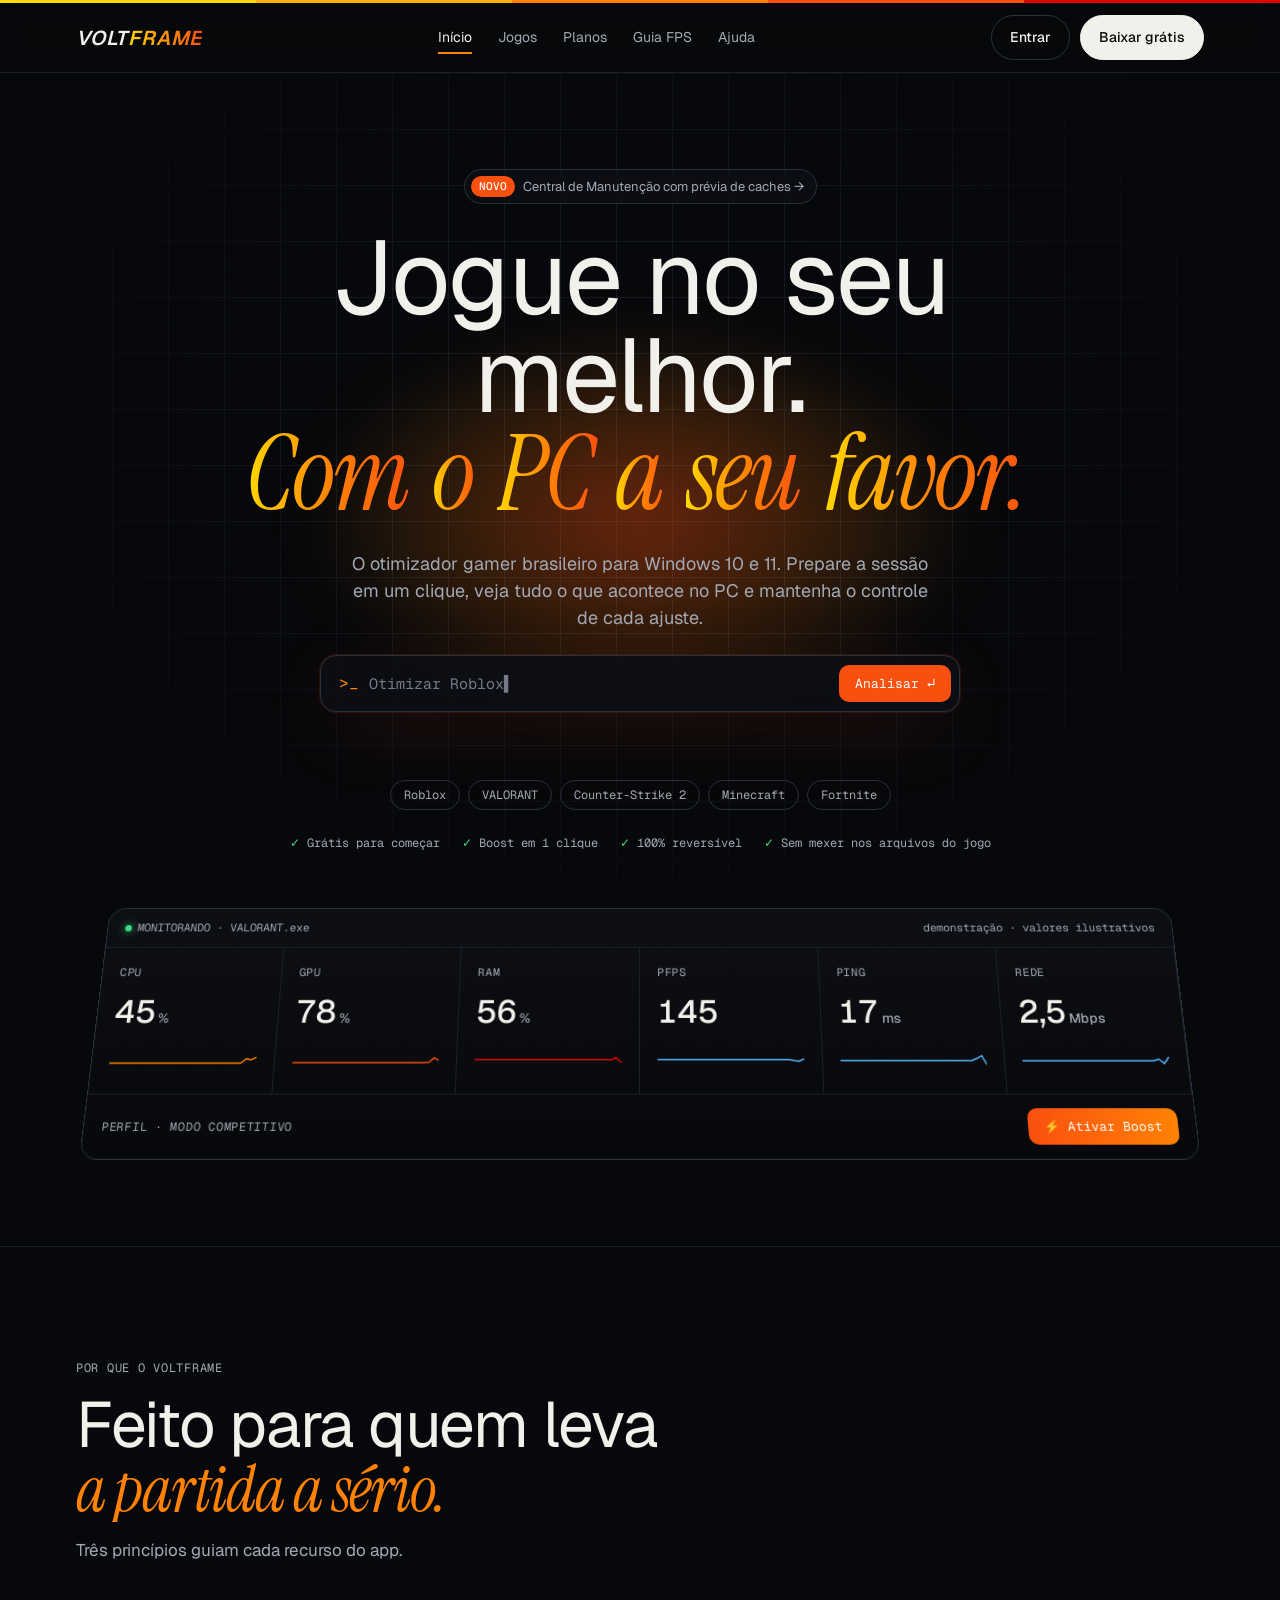
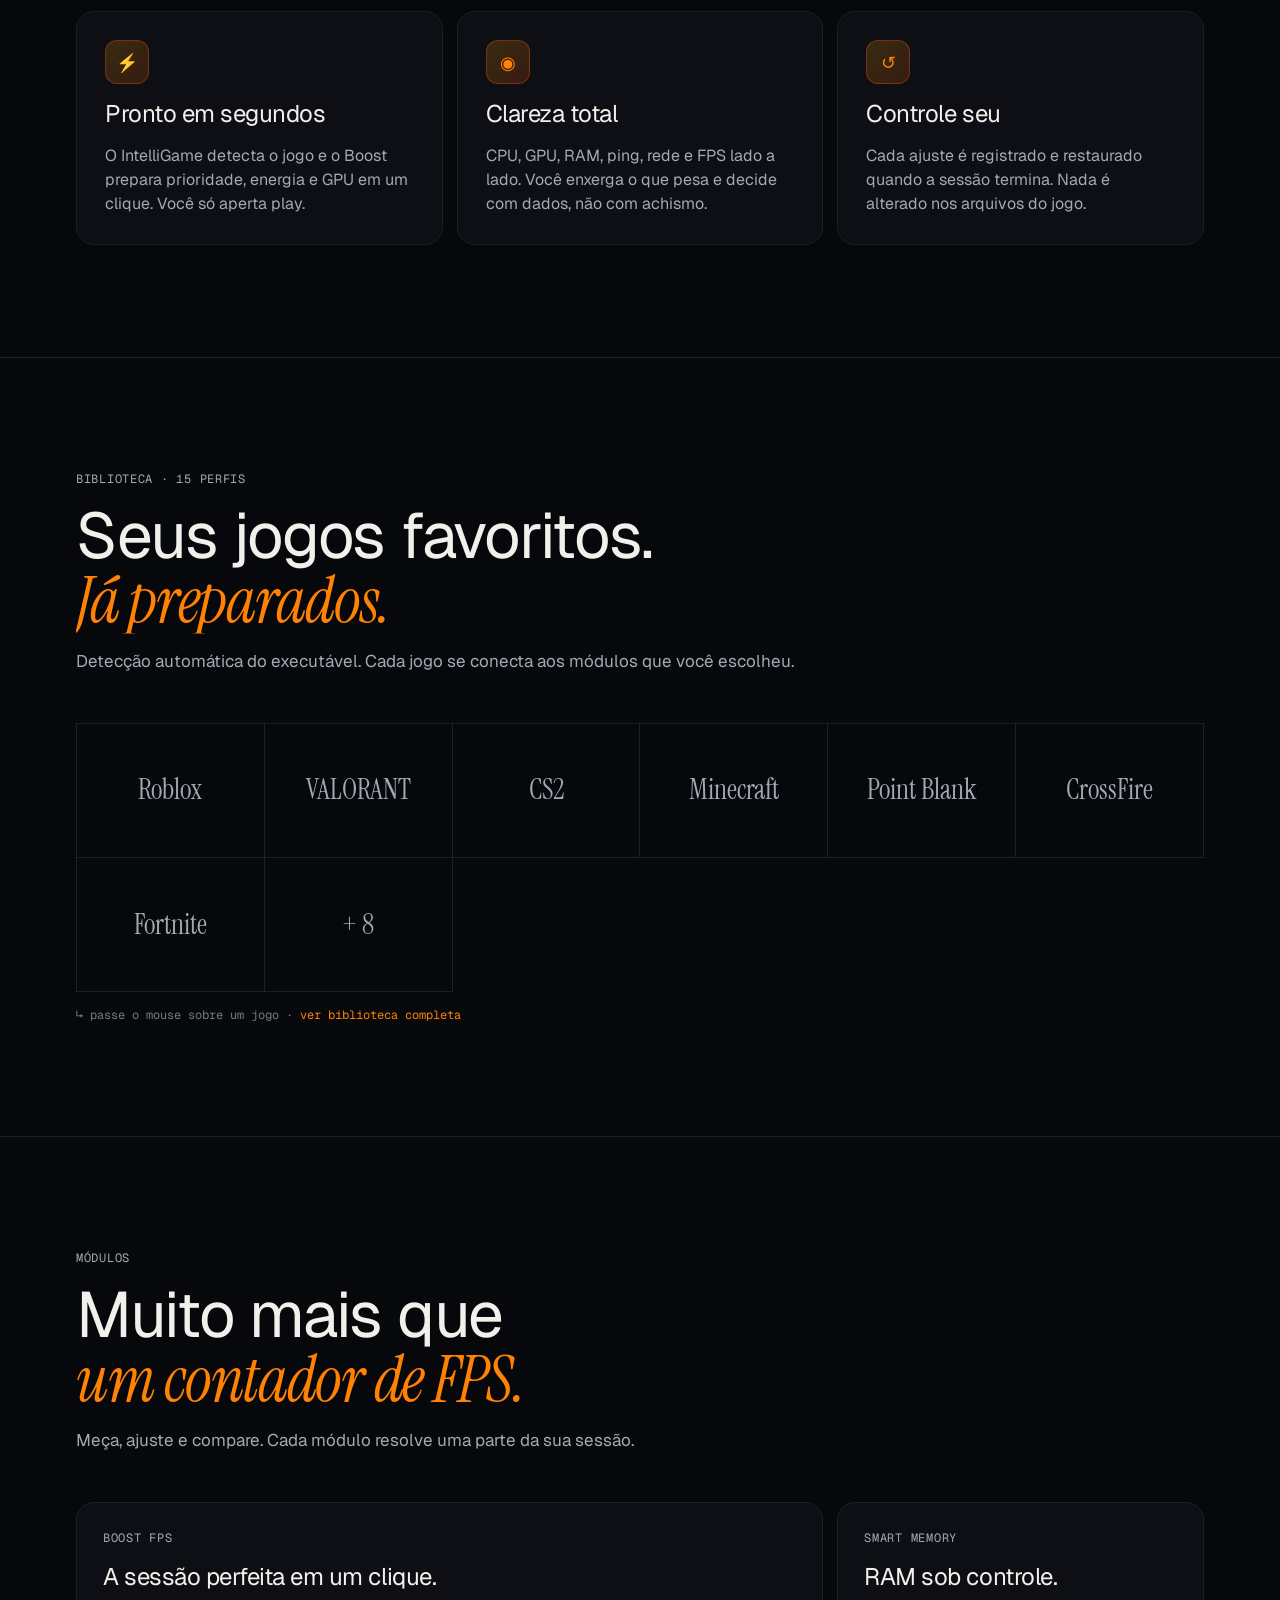
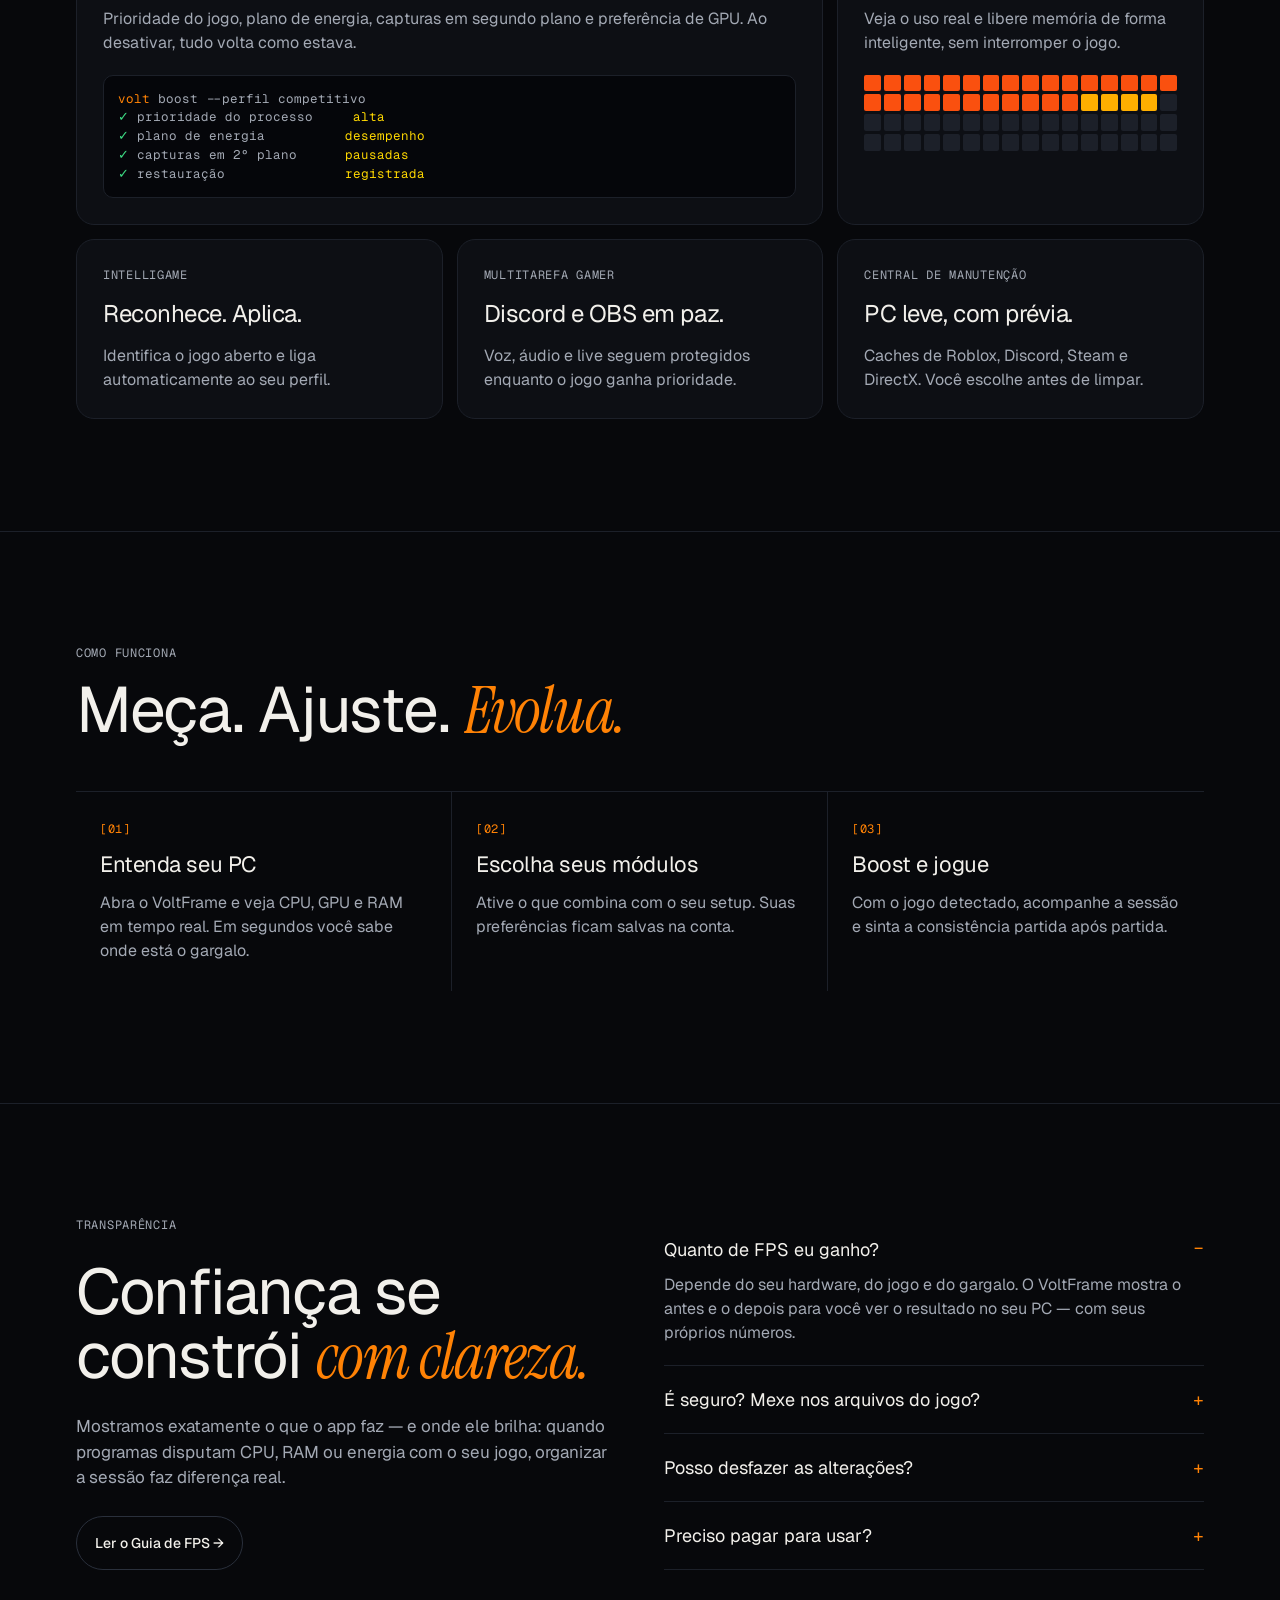
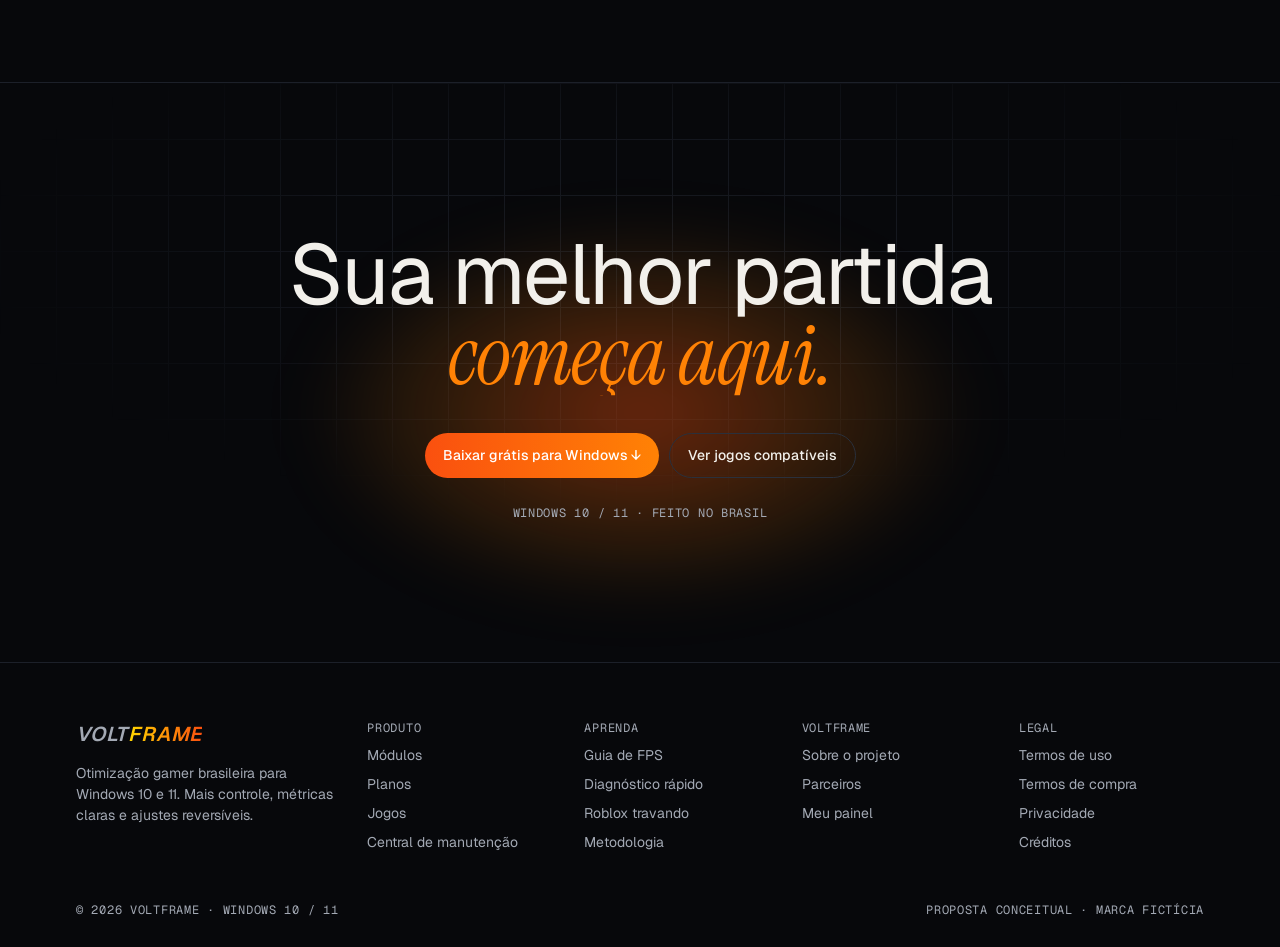
<file: index.html>
<!doctype html>
<html lang="pt-BR">
<head>
<meta charset="utf-8">
<meta name="viewport" content="width=device-width, initial-scale=1">
<title>VoltFrame</title>
<meta name="description" content="Boost em 1 clique, telemetria ao vivo e ajustes reversíveis para jogar no seu melhor no Windows 10 e 11.">

<link rel="preconnect" href="https://fonts.googleapis.com">
<link href="https://fonts.googleapis.com/css2?family=Instrument+Serif:ital@0;1&family=Geist:wght@400;500;600&family=Geist+Mono:wght@400;500&display=swap" rel="stylesheet">
<link rel="stylesheet" href="styles.css">
<link rel="stylesheet" href="motion.css">
</head>
<body data-page="home">
<main>
<section class="hero">
  <div class="gridbg"></div><div class="glow"></div>
  <div class="wrap in">
    <a class="pill" href="#modulos"><b>NOVO</b> Central de Manutenção com prévia de caches →</a>
    <h1>Jogue no seu melhor.<br><em class="grad">Com o PC a seu favor.</em></h1>
    <p class="sub">O otimizador gamer brasileiro para Windows 10 e 11. Prepare a sessão em um clique, veja tudo o que acontece no PC e mantenha o controle de cada ajuste.</p>
    <form class="cmd" id="cmd">
      <span class="pr">&gt;_</span>
      <label for="q" class="sr">Qual jogo você quer otimizar?</label>
      <input id="q" autocomplete="off" placeholder="Qual jogo você quer otimizar?">
      <button type="submit">Analisar ↵</button>
    </form>
    <div class="out" id="out" aria-live="polite"></div>
    <div class="chips" id="chips"><button>Roblox</button><button>VALORANT</button><button>Counter-Strike 2</button><button>Minecraft</button><button>Fortnite</button></div>
    <div class="props"><span>Grátis para começar</span><span>Boost em 1 clique</span><span>100% reversível</span><span>Sem mexer nos arquivos do jogo</span></div>
  </div>

  <div class="wrap">
    <div class="tele" aria-label="Painel de demonstração (valores ilustrativos)">
      <div class="bar"><span><span class="dot"></span>MONITORANDO · <span id="game">VALORANT.exe</span></span><span>demonstração · valores ilustrativos</span></div>
      <div class="tgrid" id="tgrid"></div>
      <div class="tfoot"><span class="mono">Perfil · Modo competitivo</span><button class="boost" id="boost" aria-pressed="false">⚡ Ativar Boost</button></div>
    </div>
  </div>
</section>

<section class="blk"><div class="wrap">
  <div class="head"><span class="mono">Por que o VoltFrame</span><h2>Feito para quem leva <em>a partida a sério.</em></h2><p>Três princípios guiam cada recurso do app.</p></div>
  <div class="pillars">
    <div class="pillar"><div class="ic">⚡</div><h3>Pronto em segundos</h3><p>O IntelliGame detecta o jogo e o Boost prepara prioridade, energia e GPU em um clique. Você só aperta play.</p></div>
    <div class="pillar"><div class="ic">◉</div><h3>Clareza total</h3><p>CPU, GPU, RAM, ping, rede e FPS lado a lado. Você enxerga o que pesa e decide com dados, não com achismo.</p></div>
    <div class="pillar"><div class="ic">↺</div><h3>Controle seu</h3><p>Cada ajuste é registrado e restaurado quando a sessão termina. Nada é alterado nos arquivos do jogo.</p></div>
  </div>
</div></section>

<section class="blk" id="jogos"><div class="wrap">
  <div class="head"><span class="mono">Biblioteca · 15 perfis</span><h2>Seus jogos favoritos. <em>Já preparados.</em></h2><p>Detecção automática do executável. Cada jogo se conecta aos módulos que você escolheu.</p></div>
  <div class="lgrid" id="lgrid"></div>
  <div class="hint">↳ passe o mouse sobre um jogo · <a class="or" href="jogos.html">ver biblioteca completa</a></div>
</div></section>

<section class="blk" id="modulos"><div class="wrap">
  <div class="head"><span class="mono">Módulos</span><h2>Muito mais que <em>um contador de FPS.</em></h2><p>Meça, ajuste e compare. Cada módulo resolve uma parte da sua sessão.</p></div>
  <div class="bento">
    <div class="bx w4"><span class="mono">Boost FPS</span><h3>A sessão perfeita em um clique.</h3><p>Prioridade do jogo, plano de energia, capturas em segundo plano e preferência de GPU. Ao desativar, tudo volta como estava.</p>
<div class="term"><span class="k">volt</span> boost --perfil competitivo
<span class="g">✓</span> prioridade do processo     <span class="y">alta</span>
<span class="g">✓</span> plano de energia          <span class="y">desempenho</span>
<span class="g">✓</span> capturas em 2º plano      <span class="y">pausadas</span>
<span class="g">✓</span> restauração               <span class="y">registrada</span></div></div>
    <div class="bx w2"><span class="mono">Smart Memory</span><h3>RAM sob controle.</h3><p>Veja o uso real e libere memória de forma inteligente, sem interromper o jogo.</p><div class="ram" id="ramviz" aria-hidden="true"></div></div>
    <div class="bx w2"><span class="mono">IntelliGame</span><h3>Reconhece. Aplica.</h3><p>Identifica o jogo aberto e liga automaticamente ao seu perfil.</p></div>
    <div class="bx w2"><span class="mono">Multitarefa Gamer</span><h3>Discord e OBS em paz.</h3><p>Voz, áudio e live seguem protegidos enquanto o jogo ganha prioridade.</p></div>
    <div class="bx w2"><span class="mono">Central de Manutenção</span><h3>PC leve, com prévia.</h3><p>Caches de Roblox, Discord, Steam e DirectX. Você escolhe antes de limpar.</p></div>
  </div>
</div></section>

<section class="blk"><div class="wrap">
  <div class="head"><span class="mono">Como funciona</span><h2>Meça. Ajuste. <em>Evolua.</em></h2></div>
  <div class="steps">
    <div><span class="mono or">[01]</span><h3>Entenda seu PC</h3><p>Abra o VoltFrame e veja CPU, GPU e RAM em tempo real. Em segundos você sabe onde está o gargalo.</p></div>
    <div><span class="mono or">[02]</span><h3>Escolha seus módulos</h3><p>Ative o que combina com o seu setup. Suas preferências ficam salvas na conta.</p></div>
    <div><span class="mono or">[03]</span><h3>Boost e jogue</h3><p>Com o jogo detectado, acompanhe a sessão e sinta a consistência partida após partida.</p></div>
  </div>
</div></section>

<section class="blk" id="ajuda"><div class="wrap faq">
  <div class="head" style="margin:0"><span class="mono">Transparência</span><h2>Confiança se constrói <em>com clareza.</em></h2><p>Mostramos exatamente o que o app faz — e onde ele brilha: quando programas disputam CPU, RAM ou energia com o seu jogo, organizar a sessão faz diferença real.</p><a class="btn gh" href="guia-fps.html" style="justify-self:start">Ler o Guia de FPS →</a></div>
  <div>
    <details open><summary>Quanto de FPS eu ganho?</summary><p>Depende do seu hardware, do jogo e do gargalo. O VoltFrame mostra o antes e o depois para você ver o resultado no seu PC — com seus próprios números.</p></details>
    <details><summary>É seguro? Mexe nos arquivos do jogo?</summary><p>Os módulos trabalham externamente no Windows. Nenhuma DLL é injetada e nenhum arquivo do jogo é modificado.</p></details>
    <details><summary>Posso desfazer as alterações?</summary><p>Sim. Ajustes do Boost são registrados e restaurados automaticamente quando você desativa a sessão.</p></details>
    <details><summary>Preciso pagar para usar?</summary><p>Não. O plano FREE já inclui o essencial. Você libera mais módulos quando quiser.</p></details>
  </div>
</div></section>

<section class="cta">
  <div class="gridbg"></div><div class="glow" style="top:50%"></div>
  <div class="wrap in">
    <h2>Sua melhor partida<br><em>começa aqui.</em></h2>
    <div class="row" style="justify-content:center"><a class="btn fire" href="planos.html">Baixar grátis para Windows ↓</a><a class="btn gh" href="jogos.html">Ver jogos compatíveis</a></div>
    <span class="mono">Windows 10 / 11 · feito no Brasil</span>
  </div>
</section>
</main>
<script src="app.js"></script>
<script src="motion.js"></script>
</body>
</html>
</file>
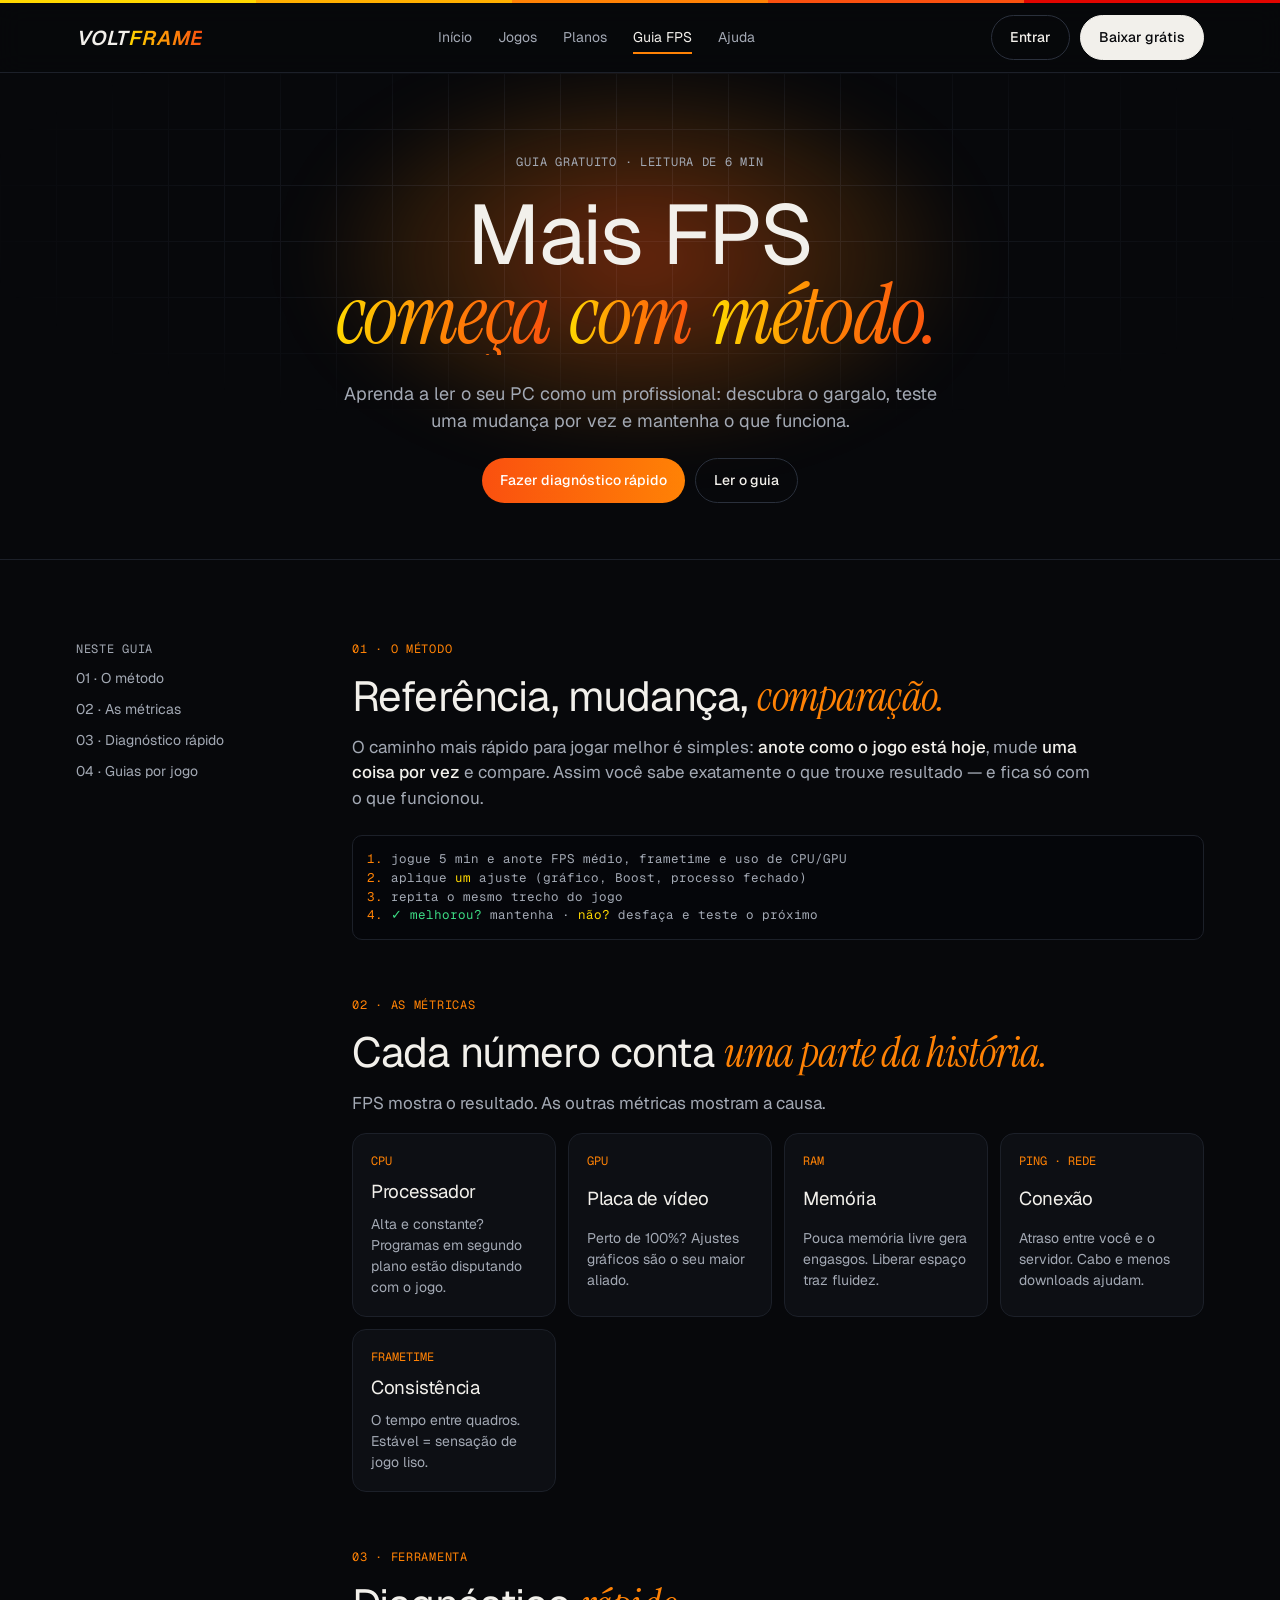
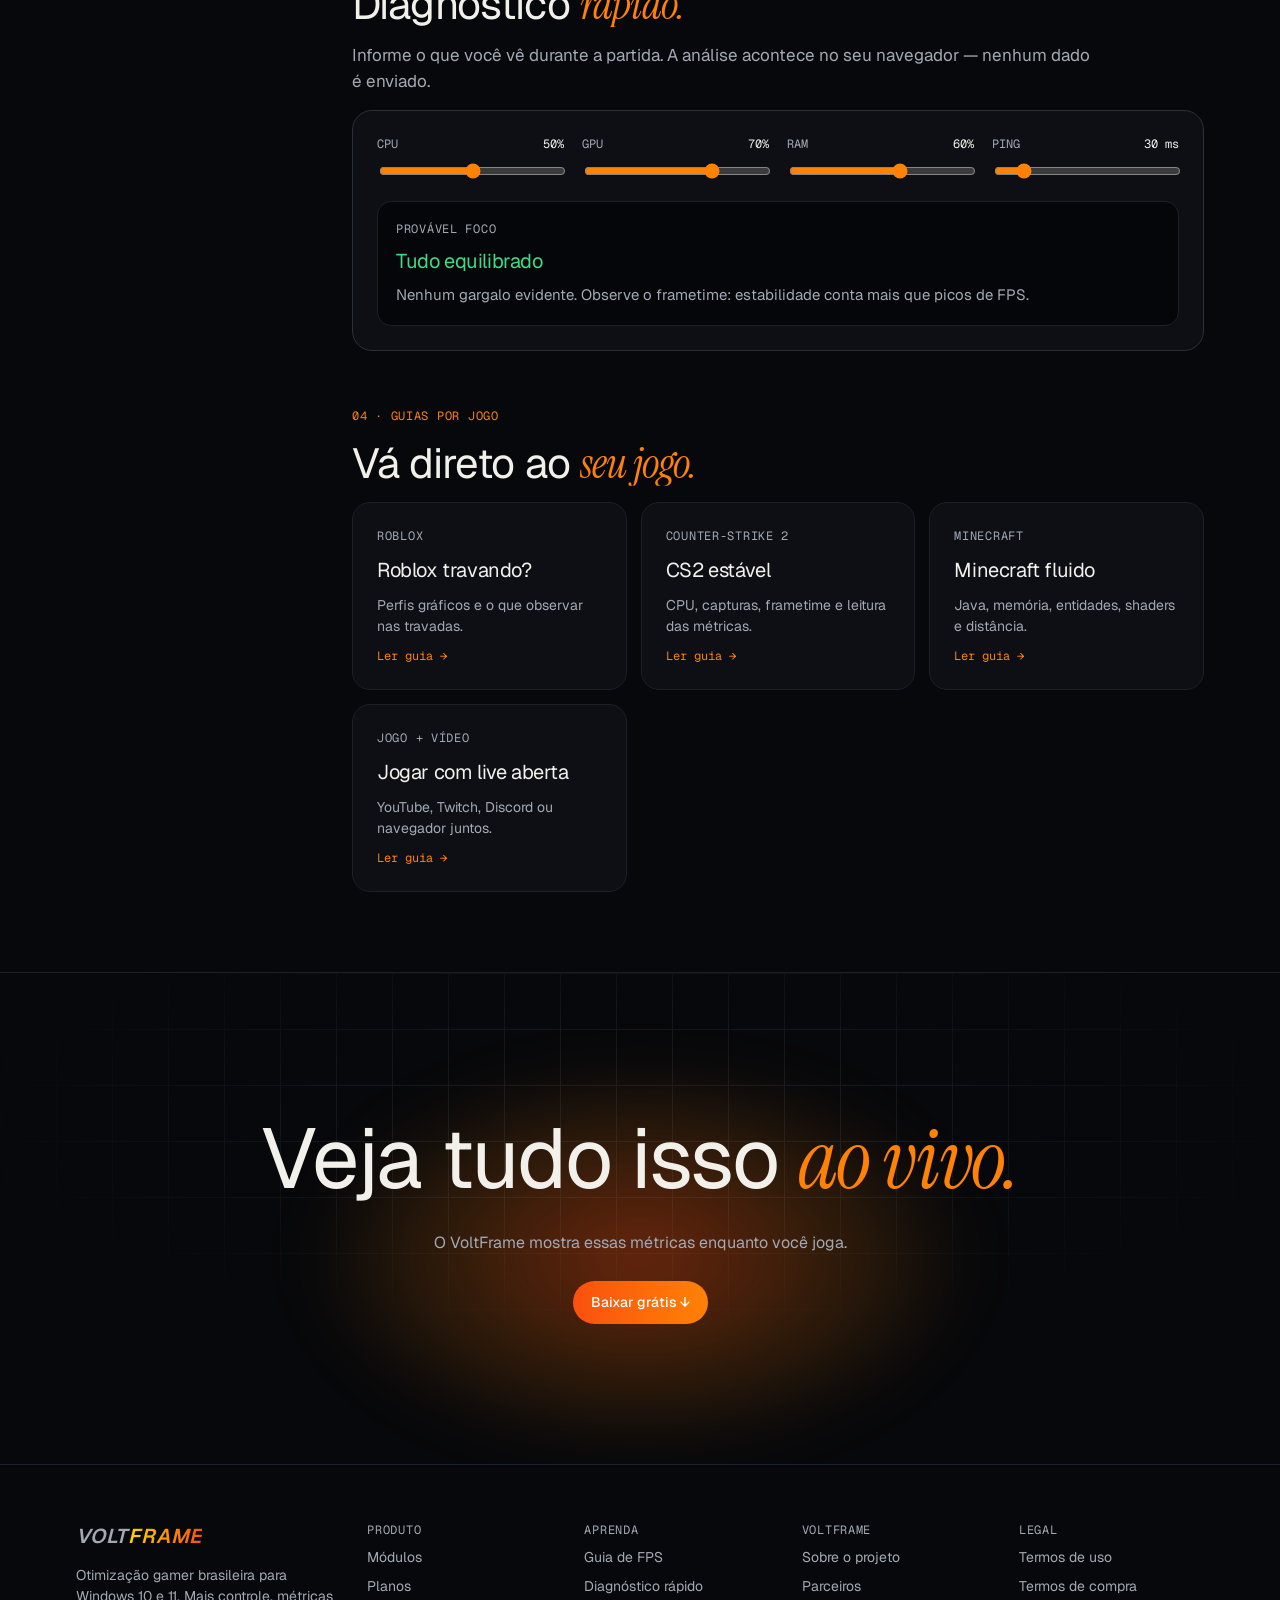
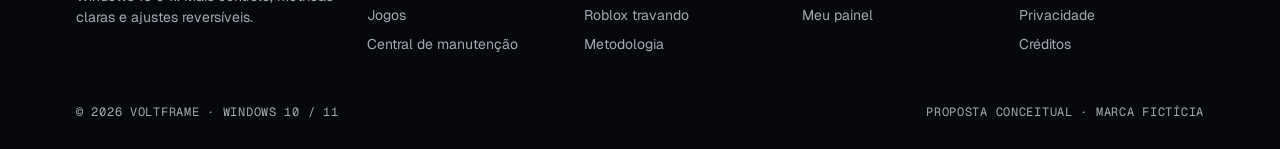
<file: guia-fps.html>
<!doctype html>
<html lang="pt-BR">
<head>
<meta charset="utf-8">
<meta name="viewport" content="width=device-width, initial-scale=1">
<title>Guia de FPS — VoltFrame</title>
<meta name="description" content="Aprenda a ler CPU, GPU, RAM, rede e frametime e encontre o ajuste certo para o seu PC.">

<link rel="preconnect" href="https://fonts.googleapis.com">
<link href="https://fonts.googleapis.com/css2?family=Instrument+Serif:ital@0;1&family=Geist:wght@400;500;600&family=Geist+Mono:wght@400;500&display=swap" rel="stylesheet">
<link rel="stylesheet" href="styles.css">
<link rel="stylesheet" href="motion.css">
</head>
<body data-page="guia">
<main>
<section class="hero sm">
  <div class="gridbg"></div><div class="glow"></div>
  <div class="wrap in">
    <span class="mono">Guia gratuito · leitura de 6 min</span>
    <h1>Mais FPS<br><em class="grad">começa com método.</em></h1>
    <p class="sub">Aprenda a ler o seu PC como um profissional: descubra o gargalo, teste uma mudança por vez e mantenha o que funciona.</p>
    <div class="row" style="justify-content:center"><a class="btn fire" href="#diagnostico">Fazer diagnóstico rápido</a><a class="btn gh" href="#metodo">Ler o guia</a></div>
  </div>
</section>

<section class="blk tight"><div class="wrap layout">
  <nav class="toc" aria-label="Neste guia">
    <span class="mono">Neste guia</span>
    <a href="#metodo">01 · O método</a>
    <a href="#metricas">02 · As métricas</a>
    <a href="#diagnostico">03 · Diagnóstico rápido</a>
    <a href="#guias">04 · Guias por jogo</a>
  </nav>

  <div class="prose">
    <section id="metodo">
      <span class="mono or">01 · O método</span>
      <h2>Referência, mudança, <em>comparação.</em></h2>
      <p>O caminho mais rápido para jogar melhor é simples: <strong>anote como o jogo está hoje</strong>, mude <strong>uma coisa por vez</strong> e compare. Assim você sabe exatamente o que trouxe resultado — e fica só com o que funcionou.</p>
      <div class="term"><span class="k">1.</span> jogue 5 min e anote FPS médio, frametime e uso de CPU/GPU
<span class="k">2.</span> aplique <span class="y">um</span> ajuste (gráfico, Boost, processo fechado)
<span class="k">3.</span> repita o mesmo trecho do jogo
<span class="k">4.</span> <span class="g">✓ melhorou?</span> mantenha · <span class="y">não?</span> desfaça e teste o próximo</div>
    </section>

    <section id="metricas">
      <span class="mono or">02 · As métricas</span>
      <h2>Cada número conta <em>uma parte da história.</em></h2>
      <p>FPS mostra o resultado. As outras métricas mostram a causa.</p>
      <div class="bt">
        <div><b>CPU</b><h3>Processador</h3><p>Alta e constante? Programas em segundo plano estão disputando com o jogo.</p></div>
        <div><b>GPU</b><h3>Placa de vídeo</h3><p>Perto de 100%? Ajustes gráficos são o seu maior aliado.</p></div>
        <div><b>RAM</b><h3>Memória</h3><p>Pouca memória livre gera engasgos. Liberar espaço traz fluidez.</p></div>
        <div><b>PING · REDE</b><h3>Conexão</h3><p>Atraso entre você e o servidor. Cabo e menos downloads ajudam.</p></div>
        <div><b>FRAMETIME</b><h3>Consistência</h3><p>O tempo entre quadros. Estável = sensação de jogo liso.</p></div>
      </div>
    </section>

    <section id="diagnostico">
      <span class="mono or">03 · Ferramenta</span>
      <h2>Diagnóstico <em>rápido.</em></h2>
      <p>Informe o que você vê durante a partida. A análise acontece no seu navegador — nenhum dado é enviado.</p>
      <form class="diag" id="diag" onsubmit="return false">
        <div class="sliders">
          <div class="sl"><label for="cpu">CPU <output id="cpuo">50%</output></label><input type="range" id="cpu" min="0" max="100" value="50"></div>
          <div class="sl"><label for="gpu">GPU <output id="gpuo">70%</output></label><input type="range" id="gpu" min="0" max="100" value="70"></div>
          <div class="sl"><label for="ram">RAM <output id="ramo">60%</output></label><input type="range" id="ram" min="0" max="100" value="60"></div>
          <div class="sl"><label for="ping">PING <output id="pingo">30 ms</output></label><input type="range" id="ping" min="5" max="200" value="30"></div>
        </div>
        <div class="verdict" aria-live="polite"><span class="mono">Provável foco</span><h4 id="vh">—</h4><p id="vp"></p></div>
      </form>
    </section>

    <section id="guias">
      <span class="mono or">04 · Guias por jogo</span>
      <h2>Vá direto ao <em>seu jogo.</em></h2>
      <div class="guides">
        <a class="gd" href="jogos.html#roblox"><span class="mono">Roblox</span><h3>Roblox travando?</h3><p>Perfis gráficos e o que observar nas travadas.</p><span class="go">Ler guia →</span></a>
        <a class="gd" href="jogos.html#cs2"><span class="mono">Counter-Strike 2</span><h3>CS2 estável</h3><p>CPU, capturas, frametime e leitura das métricas.</p><span class="go">Ler guia →</span></a>
        <a class="gd" href="jogos.html#minecraft"><span class="mono">Minecraft</span><h3>Minecraft fluido</h3><p>Java, memória, entidades, shaders e distância.</p><span class="go">Ler guia →</span></a>
        <a class="gd" href="#metricas"><span class="mono">Jogo + vídeo</span><h3>Jogar com live aberta</h3><p>YouTube, Twitch, Discord ou navegador juntos.</p><span class="go">Ler guia →</span></a>
      </div>
    </section>
  </div>
</div></section>

<section class="cta">
  <div class="gridbg"></div><div class="glow" style="top:50%"></div>
  <div class="wrap in">
    <h2>Veja tudo isso <em>ao vivo.</em></h2>
    <p class="sub" style="color:var(--mu)">O VoltFrame mostra essas métricas enquanto você joga.</p>
    <a class="btn fire" href="planos.html">Baixar grátis ↓</a>
  </div>
</section>
</main>
<script src="app.js"></script>
<script src="motion.js"></script>
</body>
</html>
</file>
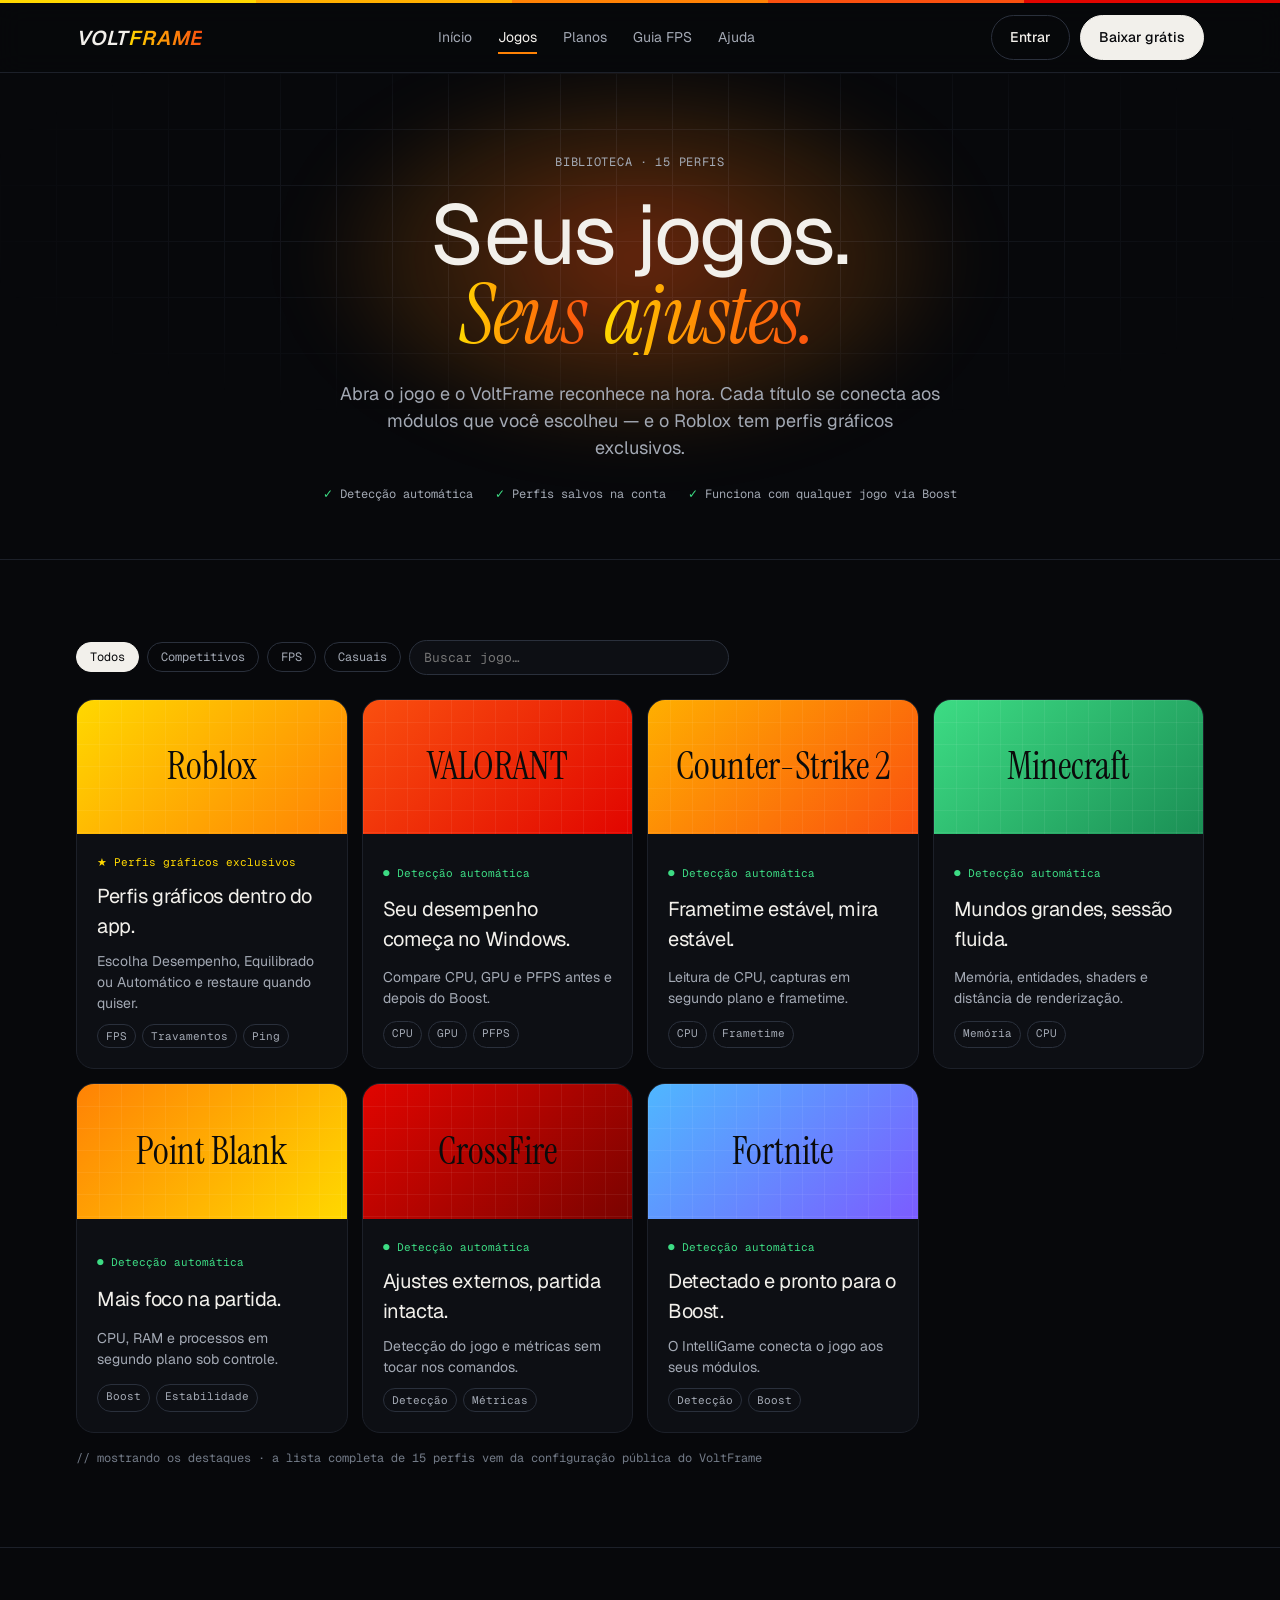
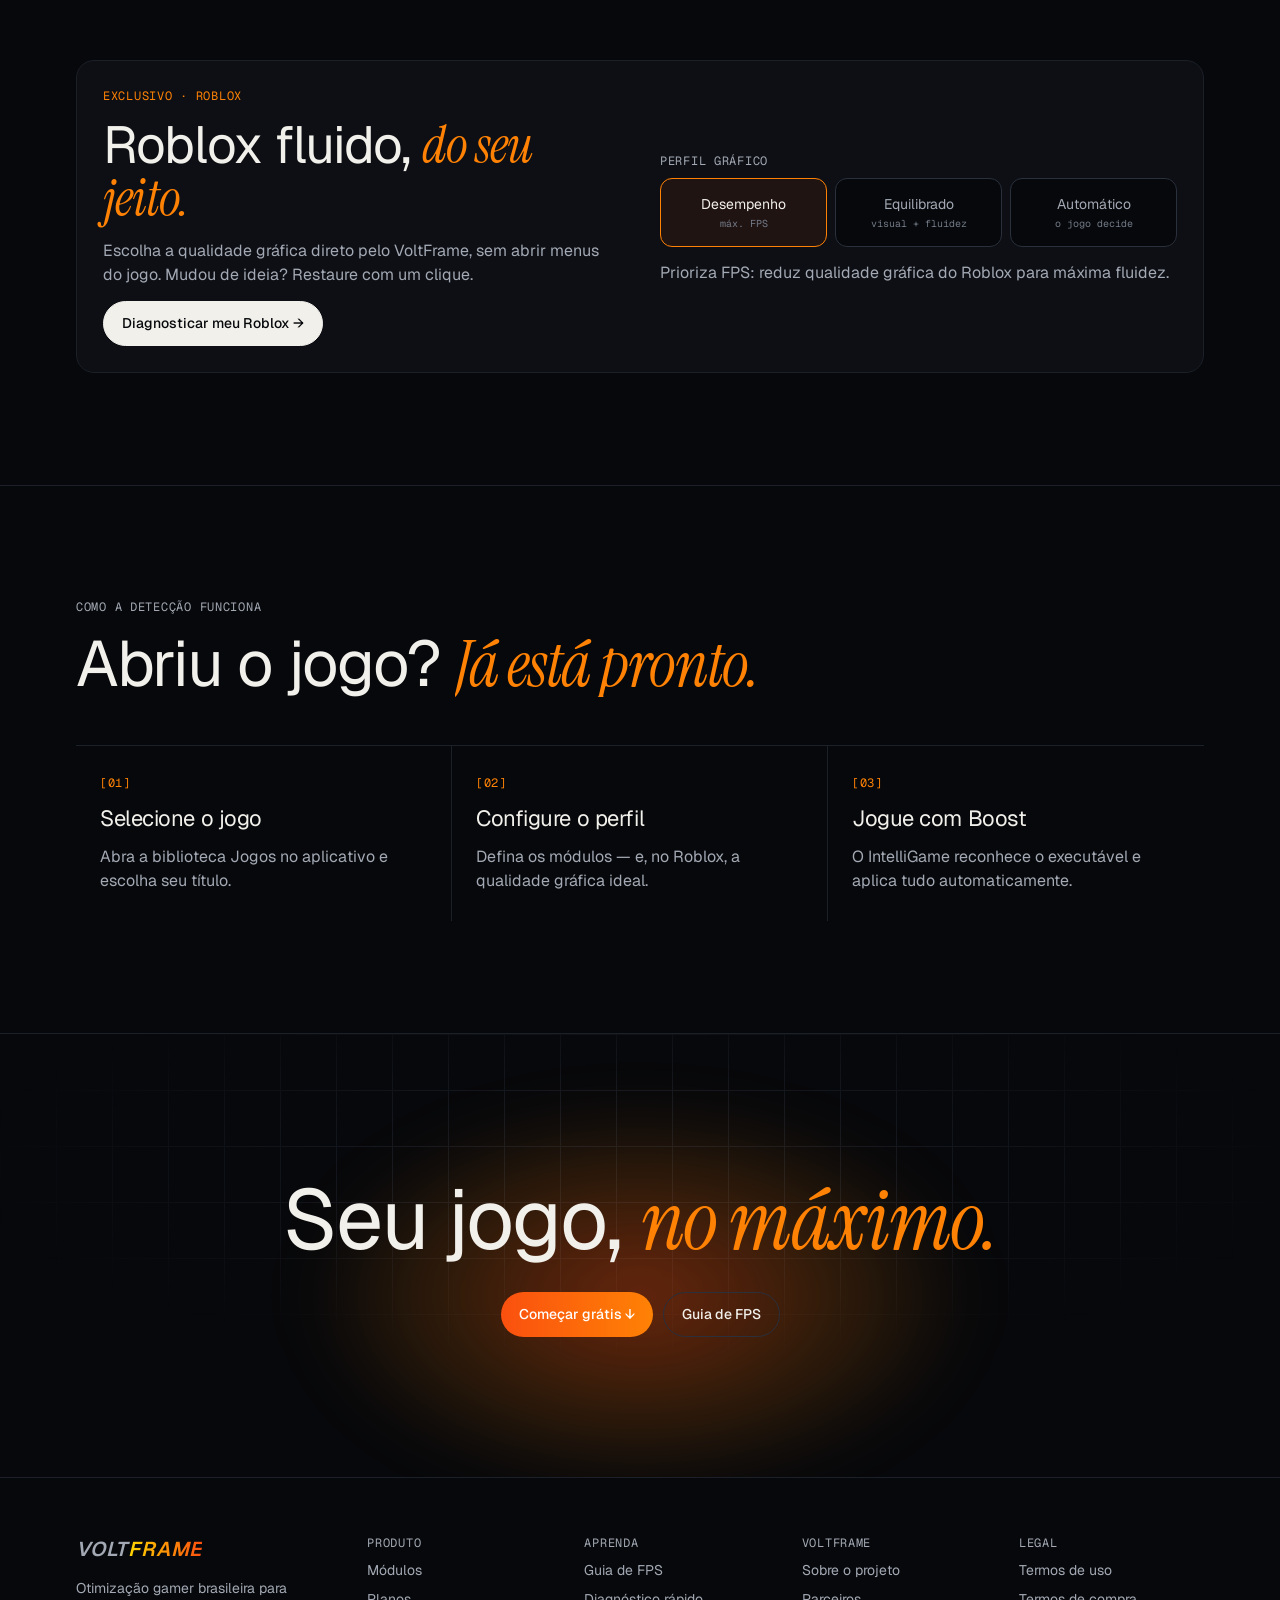
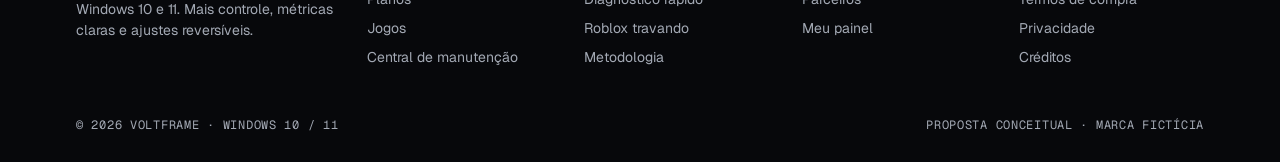
<file: jogos.html>
<!doctype html>
<html lang="pt-BR">
<head>
<meta charset="utf-8">
<meta name="viewport" content="width=device-width, initial-scale=1">
<title>Jogos compatíveis — VoltFrame</title>
<meta name="description" content="Perfis prontos para Roblox, VALORANT, CS2, Minecraft, Point Blank, CrossFire, Fortnite e mais.">

<link rel="preconnect" href="https://fonts.googleapis.com">
<link href="https://fonts.googleapis.com/css2?family=Instrument+Serif:ital@0;1&family=Geist:wght@400;500;600&family=Geist+Mono:wght@400;500&display=swap" rel="stylesheet">
<link rel="stylesheet" href="styles.css">
<link rel="stylesheet" href="motion.css">
</head>
<body data-page="jogos">
<main>
<section class="hero sm">
  <div class="gridbg"></div><div class="glow"></div>
  <div class="wrap in">
    <span class="mono">Biblioteca · 15 perfis</span>
    <h1>Seus jogos.<br><em class="grad">Seus ajustes.</em></h1>
    <p class="sub">Abra o jogo e o VoltFrame reconhece na hora. Cada título se conecta aos módulos que você escolheu — e o Roblox tem perfis gráficos exclusivos.</p>
    <div class="props"><span>Detecção automática</span><span>Perfis salvos na conta</span><span>Funciona com qualquer jogo via Boost</span></div>
  </div>
</section>

<section class="blk tight"><div class="wrap">
  <div class="gfilter" role="group" aria-label="Filtrar jogos">
    <button class="fbtn" data-cat="todos" aria-pressed="true">Todos</button>
    <button class="fbtn" data-cat="competitivo" aria-pressed="false">Competitivos</button>
    <button class="fbtn" data-cat="fps" aria-pressed="false">FPS</button>
    <button class="fbtn" data-cat="casual" aria-pressed="false">Casuais</button>
    <label for="gsearch" class="sr">Buscar jogo</label>
    <input id="gsearch" type="search" placeholder="Buscar jogo…">
  </div>
  <div class="gcards" id="gcards"></div>
  <p class="note">// mostrando os destaques · a lista completa de 15 perfis vem da configuração pública do VoltFrame</p>
</div></section>

<section class="blk"><div class="wrap">
  <div class="bento">
    <div class="bx w6" style="grid-template-columns:repeat(auto-fit,minmax(280px,1fr));gap:40px;align-items:center">
      <div style="display:grid;gap:14px">
        <span class="mono or">Exclusivo · Roblox</span>
        <h2 style="font-size:clamp(30px,4.5vw,52px);line-height:1">Roblox fluido, <em class="or">do seu jeito.</em></h2>
        <p>Escolha a qualidade gráfica direto pelo VoltFrame, sem abrir menus do jogo. Mudou de ideia? Restaure com um clique.</p>
        <a class="btn pri" href="guia-fps.html#diagnostico" style="justify-self:start">Diagnosticar meu Roblox →</a>
      </div>
      <div>
        <span class="mono">Perfil gráfico</span>
        <div class="profiles" id="profiles" role="group" aria-label="Perfil gráfico do Roblox">
          <button data-p="Desempenho" aria-pressed="true">Desempenho<small>máx. FPS</small></button>
          <button data-p="Equilibrado" aria-pressed="false">Equilibrado<small>visual + fluidez</small></button>
          <button data-p="Automático" aria-pressed="false">Automático<small>o jogo decide</small></button>
        </div>
        <p id="pdesc" style="margin-top:14px">Prioriza FPS: reduz qualidade gráfica do Roblox para máxima fluidez.</p>
      </div>
    </div>
  </div>
</div></section>

<section class="blk"><div class="wrap">
  <div class="head"><span class="mono">Como a detecção funciona</span><h2>Abriu o jogo? <em>Já está pronto.</em></h2></div>
  <div class="steps">
    <div><span class="mono or">[01]</span><h3>Selecione o jogo</h3><p>Abra a biblioteca Jogos no aplicativo e escolha seu título.</p></div>
    <div><span class="mono or">[02]</span><h3>Configure o perfil</h3><p>Defina os módulos — e, no Roblox, a qualidade gráfica ideal.</p></div>
    <div><span class="mono or">[03]</span><h3>Jogue com Boost</h3><p>O IntelliGame reconhece o executável e aplica tudo automaticamente.</p></div>
  </div>
</div></section>

<section class="cta">
  <div class="gridbg"></div><div class="glow" style="top:50%"></div>
  <div class="wrap in">
    <h2>Seu jogo, <em>no máximo.</em></h2>
    <div class="row" style="justify-content:center"><a class="btn fire" href="planos.html">Começar grátis ↓</a><a class="btn gh" href="guia-fps.html">Guia de FPS</a></div>
  </div>
</section>
</main>
<script src="app.js"></script>
<script src="motion.js"></script>
</body>
</html>
</file>
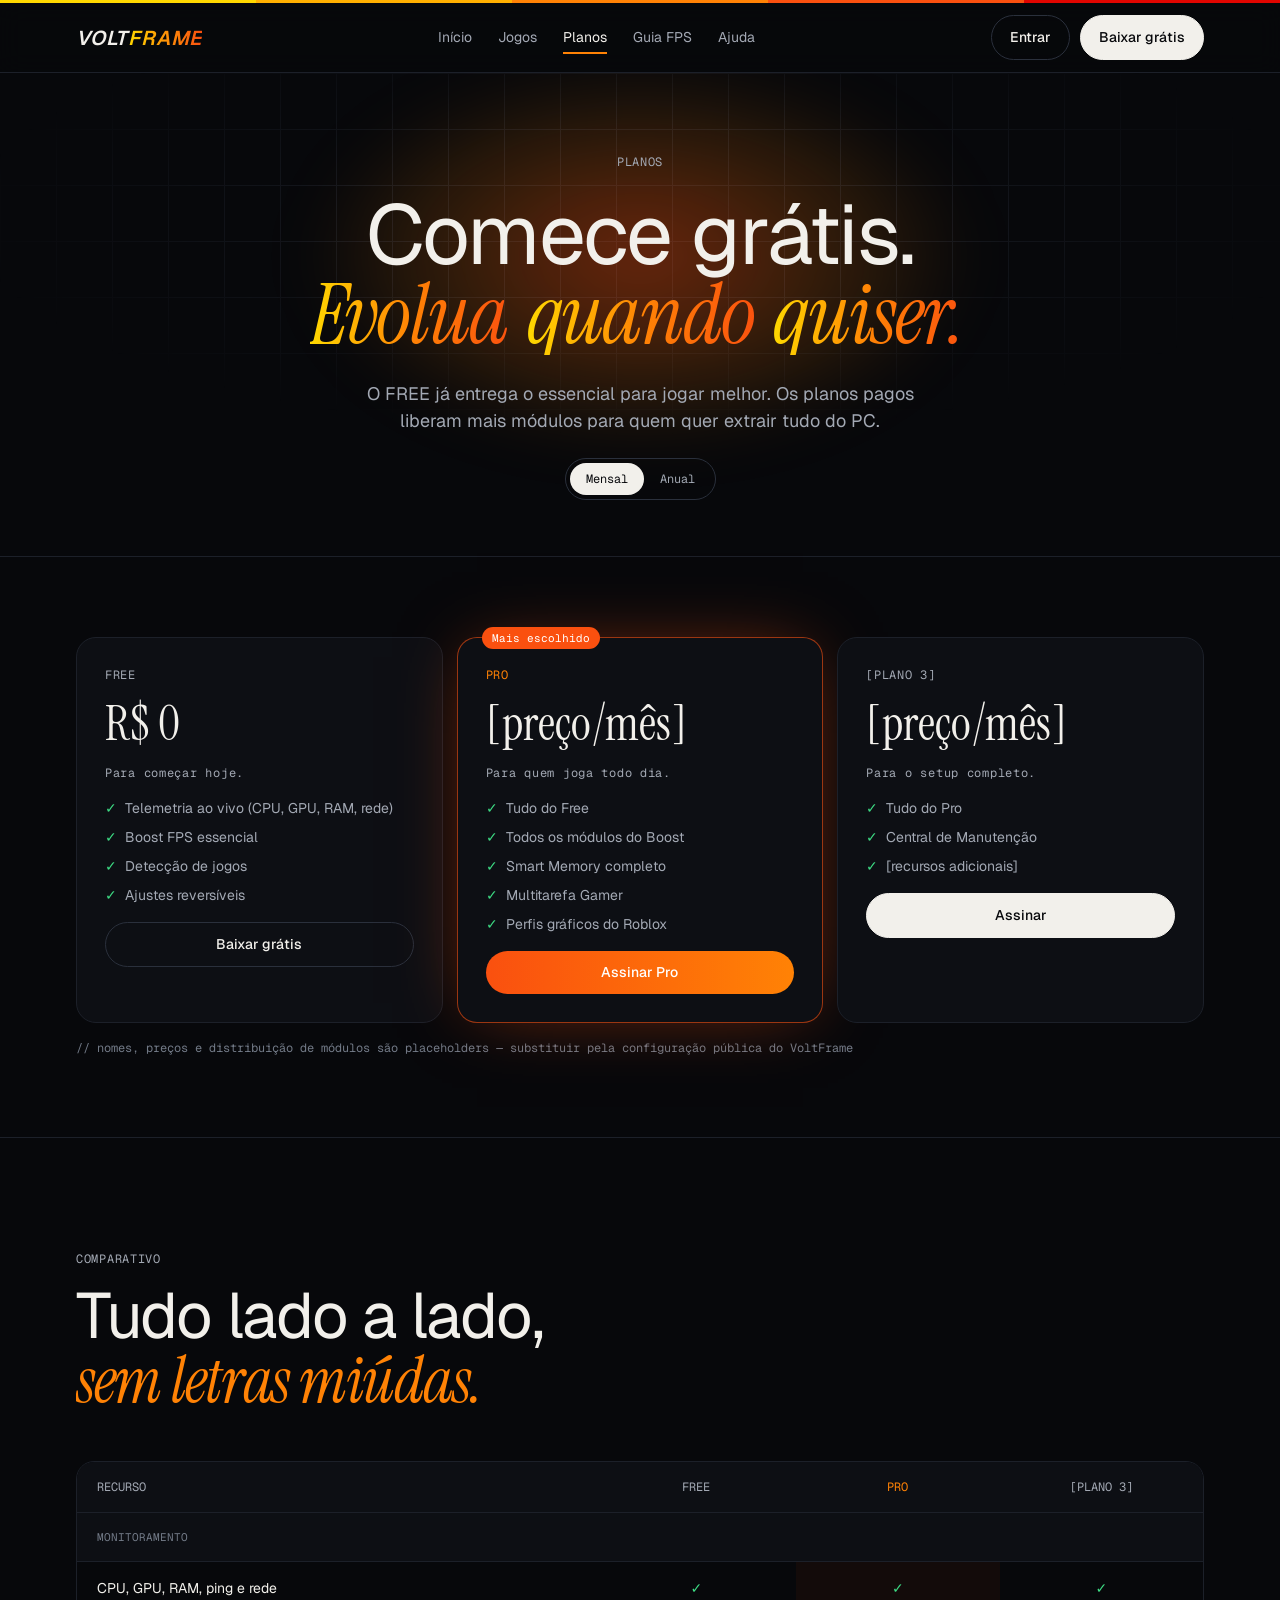
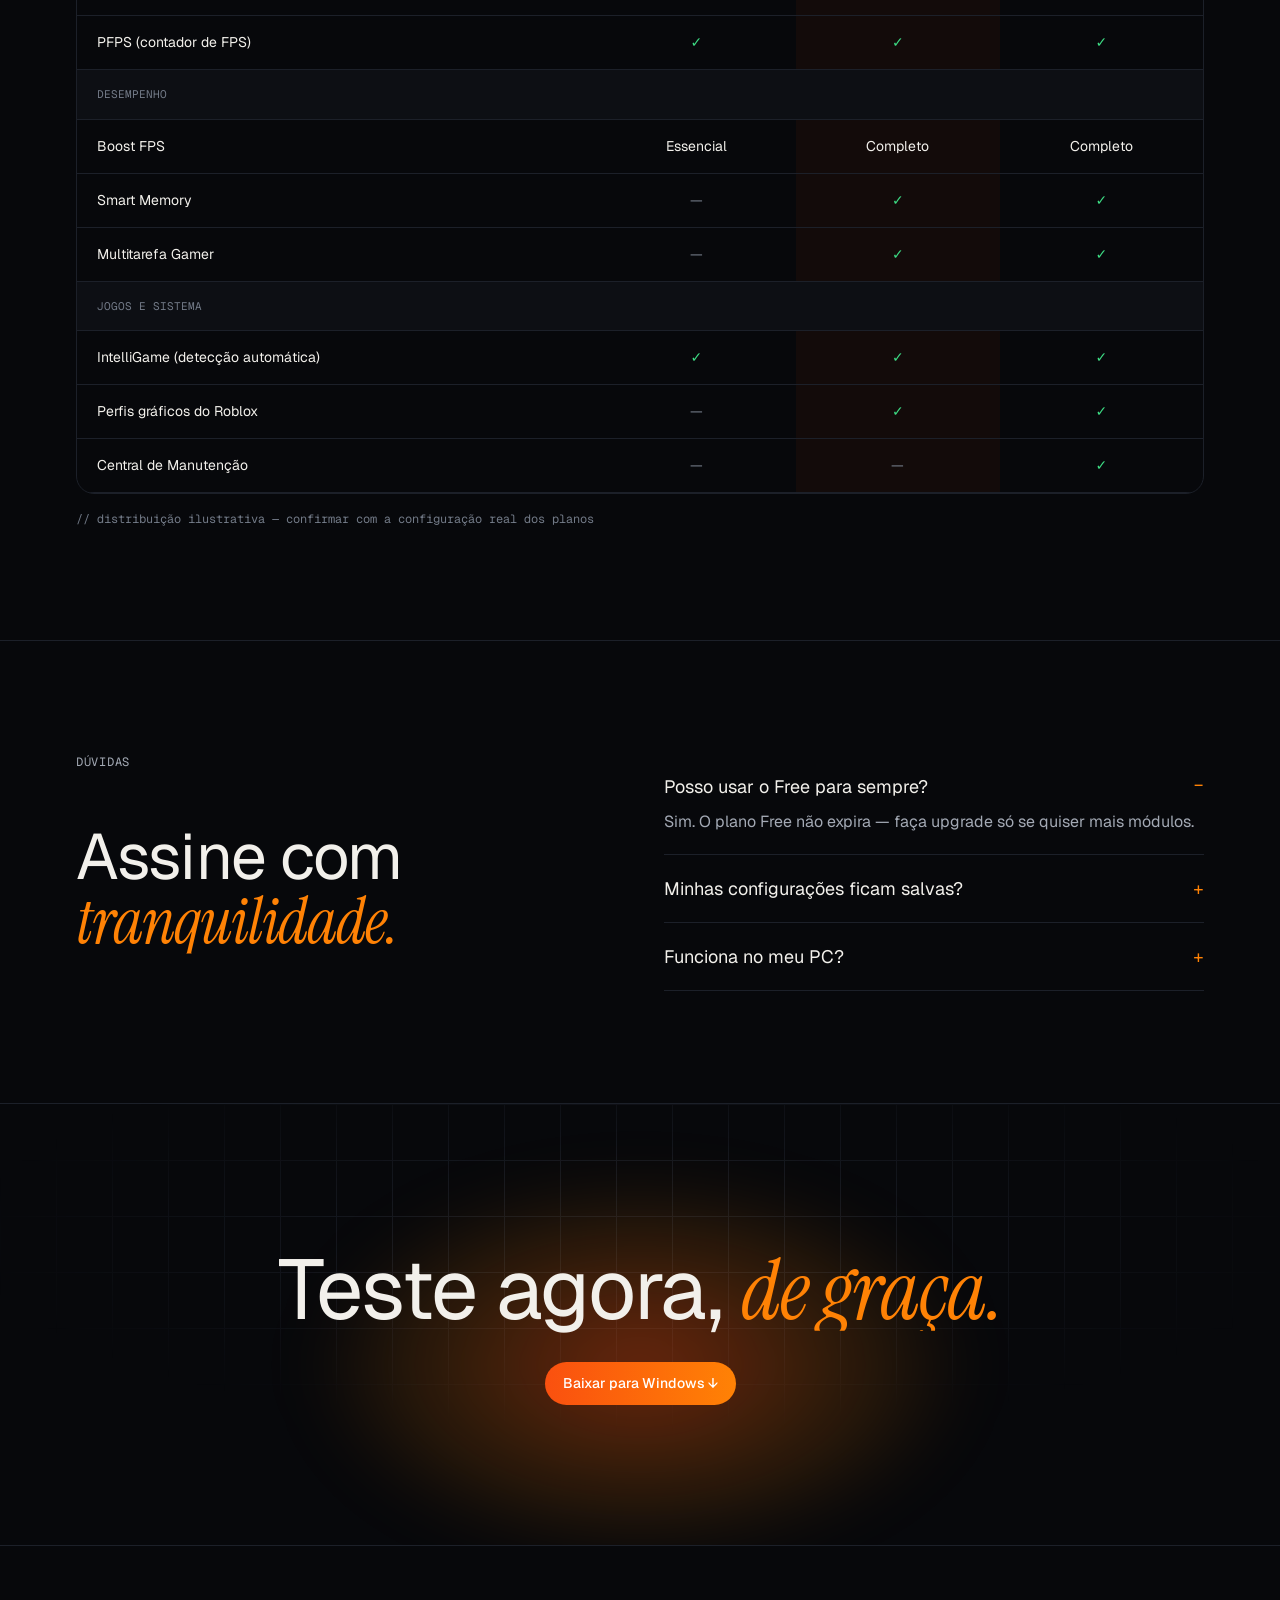
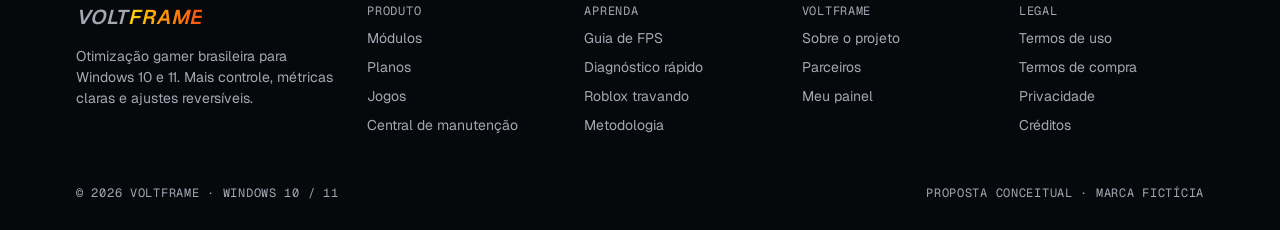
<file: planos.html>
<!doctype html>
<html lang="pt-BR">
<head>
<meta charset="utf-8">
<meta name="viewport" content="width=device-width, initial-scale=1">
<title>Planos — VoltFrame</title>
<meta name="description" content="Comece grátis e libere mais módulos do VoltFrame quando quiser.">

<link rel="preconnect" href="https://fonts.googleapis.com">
<link href="https://fonts.googleapis.com/css2?family=Instrument+Serif:ital@0;1&family=Geist:wght@400;500;600&family=Geist+Mono:wght@400;500&display=swap" rel="stylesheet">
<link rel="stylesheet" href="styles.css">
<link rel="stylesheet" href="motion.css">
</head>
<body data-page="planos">
<main>
<section class="hero sm">
  <div class="gridbg"></div><div class="glow"></div>
  <div class="wrap in">
    <span class="mono">Planos</span>
    <h1>Comece grátis.<br><em class="grad">Evolua quando quiser.</em></h1>
    <p class="sub">O FREE já entrega o essencial para jogar melhor. Os planos pagos liberam mais módulos para quem quer extrair tudo do PC.</p>
    <div class="toggle" id="billing" role="group" aria-label="Período de cobrança">
      <button data-b="m" aria-pressed="true">Mensal</button><button data-b="a" aria-pressed="false">Anual</button>
    </div>
  </div>
</section>

<section class="blk tight"><div class="wrap">
  <div class="plans">
    <div class="plan">
      <span class="mono">Free</span>
      <div class="price">R$ 0</div>
      <p class="mono" style="text-transform:none">Para começar hoje.</p>
      <ul><li>Telemetria ao vivo (CPU, GPU, RAM, rede)</li><li>Boost FPS essencial</li><li>Detecção de jogos</li><li>Ajustes reversíveis</li></ul>
      <a class="btn gh" href="#">Baixar grátis</a>
    </div>
    <div class="plan pro">
      <span class="tag">Mais escolhido</span>
      <span class="mono or">Pro</span>
      <div class="price"><span data-m="[preço/mês]" data-a="[preço/ano]">[preço/mês]</span></div>
      <p class="mono" style="text-transform:none">Para quem joga todo dia.</p>
      <ul><li>Tudo do Free</li><li>Todos os módulos do Boost</li><li>Smart Memory completo</li><li>Multitarefa Gamer</li><li>Perfis gráficos do Roblox</li></ul>
      <a class="btn fire" href="#">Assinar Pro</a>
    </div>
    <div class="plan">
      <span class="mono">[Plano 3]</span>
      <div class="price"><span data-m="[preço/mês]" data-a="[preço/ano]">[preço/mês]</span></div>
      <p class="mono" style="text-transform:none">Para o setup completo.</p>
      <ul><li>Tudo do Pro</li><li>Central de Manutenção</li><li>[recursos adicionais]</li></ul>
      <a class="btn pri" href="#">Assinar</a>
    </div>
  </div>
  <p class="note">// nomes, preços e distribuição de módulos são placeholders — substituir pela configuração pública do VoltFrame</p>
</div></section>

<section class="blk"><div class="wrap">
  <div class="head"><span class="mono">Comparativo</span><h2>Tudo lado a lado, <em>sem letras miúdas.</em></h2></div>
  <div class="tablewrap">
    <table class="cmp">
      <thead><tr><th>Recurso</th><th>Free</th><th class="hl">Pro</th><th>[Plano 3]</th></tr></thead>
      <tbody>
        <tr class="grp"><td colspan="4">Monitoramento</td></tr>
        <tr><td>CPU, GPU, RAM, ping e rede</td><td class="y">✓</td><td class="hl y">✓</td><td class="y">✓</td></tr>
        <tr><td>PFPS (contador de FPS)</td><td class="y">✓</td><td class="hl y">✓</td><td class="y">✓</td></tr>
        <tr class="grp"><td colspan="4">Desempenho</td></tr>
        <tr><td>Boost FPS</td><td>Essencial</td><td class="hl">Completo</td><td>Completo</td></tr>
        <tr><td>Smart Memory</td><td class="n">—</td><td class="hl y">✓</td><td class="y">✓</td></tr>
        <tr><td>Multitarefa Gamer</td><td class="n">—</td><td class="hl y">✓</td><td class="y">✓</td></tr>
        <tr class="grp"><td colspan="4">Jogos e sistema</td></tr>
        <tr><td>IntelliGame (detecção automática)</td><td class="y">✓</td><td class="hl y">✓</td><td class="y">✓</td></tr>
        <tr><td>Perfis gráficos do Roblox</td><td class="n">—</td><td class="hl y">✓</td><td class="y">✓</td></tr>
        <tr><td>Central de Manutenção</td><td class="n">—</td><td class="hl n">—</td><td class="y">✓</td></tr>
      </tbody>
    </table>
  </div>
  <p class="note">// distribuição ilustrativa — confirmar com a configuração real dos planos</p>
</div></section>

<section class="blk"><div class="wrap faq">
  <div class="head" style="margin:0"><span class="mono">Dúvidas</span><h2>Assine com <em>tranquilidade.</em></h2></div>
  <div>
    <details open><summary>Posso usar o Free para sempre?</summary><p>Sim. O plano Free não expira — faça upgrade só se quiser mais módulos.</p></details>
    <details><summary>Minhas configurações ficam salvas?</summary><p>Sim. Preferências e perfis ficam na sua conta e acompanham o upgrade.</p></details>
    <details><summary>Funciona no meu PC?</summary><p>O VoltFrame roda no Windows 10 e 11. Comece pelo Free e veja as métricas da sua máquina.</p></details>
  </div>
</div></section>

<section class="cta">
  <div class="gridbg"></div><div class="glow" style="top:50%"></div>
  <div class="wrap in">
    <h2>Teste agora, <em>de graça.</em></h2>
    <a class="btn fire" href="#">Baixar para Windows ↓</a>
  </div>
</section>
</main>
<script src="app.js"></script>
<script src="motion.js"></script>
</body>
</html>
</file>
<file: styles.css>
:root{
  --bg:#07080B; --bg2:#0D0F14; --bg3:#12151B; --line:#1C2029; --line2:#2A303C;
  --tx:#F2F0EB; --mu:#A3A9B4; --mu2:#737B88;
  --y1:#FFD800; --y2:#FFAF00; --o1:#FF8205; --o2:#FA500F; --r1:#E10500; --ok:#3DDC84; --cy:#4FB7FF;
  --sans:"Geist",system-ui,sans-serif; --serif:"Instrument Serif",Georgia,serif; --mono:"Geist Mono",ui-monospace,monospace;
}
*{box-sizing:border-box}
html{scroll-behavior:smooth}
body{margin:0;background:var(--bg);color:var(--tx);font-family:var(--sans);line-height:1.5;overflow-x:hidden}
a{color:inherit;text-decoration:none}
p{margin:0}
img{max-width:100%;display:block}
h1,h2,h3,h4{margin:0;font-weight:400;letter-spacing:-.02em}
.wrap{max-width:1160px;margin:0 auto;padding:0 16px}
.mono{font-family:var(--mono);font-size:12px;letter-spacing:.06em;text-transform:uppercase;color:var(--mu)}
em.s,h1 em,h2 em{font-family:var(--serif);font-style:italic;font-weight:400}
.grad{background:linear-gradient(90deg,var(--y1),var(--o1),var(--o2));-webkit-background-clip:text;background-clip:text;color:transparent;padding-right:.08em}
.or{color:var(--o1)}
.btn{display:inline-flex;align-items:center;gap:8px;padding:11px 18px;border-radius:999px;font-size:14px;font-weight:500;border:1px solid var(--line2);transition:.2s;cursor:pointer;background:none;color:var(--tx);font-family:var(--sans)}
.btn.pri{background:var(--tx);color:var(--bg);border-color:var(--tx)}
.btn.pri:hover{background:var(--o1);border-color:var(--o1);color:#fff}
.btn.fire{background:linear-gradient(90deg,var(--o2),var(--o1));border:0;color:#fff}
.btn.fire:hover{filter:brightness(1.1)}
.btn.gh:hover{border-color:var(--mu)}
.row{display:flex;flex-wrap:wrap;gap:10px}

/* backdrop */
.gridbg{position:absolute;inset:0;background-image:linear-gradient(var(--line) 1px,transparent 1px),linear-gradient(90deg,var(--line) 1px,transparent 1px);background-size:56px 56px;mask-image:radial-gradient(ellipse 70% 60% at 50% 30%,#000 30%,transparent 75%);-webkit-mask-image:radial-gradient(ellipse 70% 60% at 50% 30%,#000 30%,transparent 75%);opacity:.7;pointer-events:none}
.glow{position:absolute;left:50%;top:38%;width:min(900px,120vw);height:520px;transform:translate(-50%,-50%);background:radial-gradient(closest-side,rgba(250,80,15,.42),rgba(255,130,5,.16) 45%,transparent 75%);filter:blur(30px);pointer-events:none;animation:pulse 6s ease-in-out infinite}
@keyframes pulse{50%{opacity:.7;transform:translate(-50%,-50%) scale(1.06)}}
@media (prefers-reduced-motion:reduce){.glow{animation:none}html{scroll-behavior:auto}}

/* header */
.stripe{display:grid;grid-template-columns:repeat(5,1fr);height:3px}
.stripe i:nth-child(1){background:var(--y1)}.stripe i:nth-child(2){background:var(--y2)}.stripe i:nth-child(3){background:var(--o1)}.stripe i:nth-child(4){background:var(--o2)}.stripe i:nth-child(5){background:var(--r1)}
header.top{position:sticky;top:0;z-index:20;backdrop-filter:blur(12px);-webkit-backdrop-filter:blur(12px);background:rgba(7,8,11,.75);border-bottom:1px solid var(--line)}
nav.main{display:flex;align-items:center;justify-content:space-between;gap:16px;padding:12px 0}
.brand img{height:34px;width:auto}
.links{display:flex;gap:26px;font-size:14px;color:var(--mu)}
.links a:hover,.links a[aria-current=page]{color:var(--tx)}
.links a[aria-current=page]{position:relative}
.links a[aria-current=page]::after{content:"";position:absolute;left:0;right:0;bottom:-6px;height:2px;background:var(--o1)}
.menu{display:none;background:none;border:1px solid var(--line2);color:var(--tx);border-radius:10px;padding:8px 12px;font-family:var(--mono);font-size:12px}
@media (max-width:860px){
  .links{display:none;position:absolute;left:0;right:0;top:100%;flex-direction:column;gap:0;background:var(--bg);border-bottom:1px solid var(--line);padding:8px 16px}
  .links.open{display:flex}
  .links a{padding:12px 0;border-bottom:1px solid var(--line)}
  .links a[aria-current=page]::after{display:none}
  .menu{display:block}
  .navcta .gh{display:none}
}

/* hero */
.hero{position:relative;padding:96px 0 72px;text-align:center;overflow:hidden}
.hero.sm{padding:80px 0 56px}
.hero .in{position:relative;display:grid;justify-items:center;gap:24px}
.pill{display:inline-flex;align-items:center;gap:8px;padding:6px 12px 6px 6px;border:1px solid var(--line2);border-radius:999px;background:rgba(13,15,20,.8);font-size:13px;color:var(--mu)}
.pill b{background:var(--o2);color:#fff;border-radius:999px;padding:2px 8px;font-weight:500;font-size:11px;font-family:var(--mono)}
.hero h1{font-size:clamp(44px,8.5vw,104px);line-height:.95;max-width:960px}
.hero.sm h1{font-size:clamp(40px,7vw,84px)}
.hero .sub{font-size:18px;color:var(--mu);max-width:600px}
.props{display:flex;flex-wrap:wrap;justify-content:center;gap:8px 22px;font-family:var(--mono);font-size:12px;color:var(--mu)}
.props span::before{content:"✓ ";color:var(--ok)}

/* command bar */
.cmd{width:min(640px,100%);border:1px solid var(--line2);background:rgba(13,15,20,.9);border-radius:16px;padding:8px;display:flex;align-items:center;gap:10px;box-shadow:0 0 0 1px rgba(250,80,15,.12),0 20px 80px -20px rgba(250,80,15,.35);text-align:left}
.sr{position:absolute;width:1px;height:1px;overflow:hidden;clip:rect(0 0 0 0)}
.cmd .pr{font-family:var(--mono);color:var(--o1);padding-left:10px}
.cmd input{flex:1;min-width:0;background:none;border:0;outline:0;color:var(--tx);font-family:var(--mono);font-size:15px;padding:10px 0}
.cmd input::placeholder{color:var(--mu2)}
.cmd button{background:var(--o2);color:#fff;border:0;border-radius:10px;padding:10px 16px;font-family:var(--mono);font-size:13px;cursor:pointer;white-space:nowrap}
.out{width:min(640px,100%);font-family:var(--mono);font-size:13px;color:var(--mu);text-align:left;min-height:20px}
.out span{color:var(--y1)}
.out a{color:var(--o1);text-decoration:underline}
.chips{display:flex;flex-wrap:wrap;gap:8px;justify-content:center}
.chips button,.fbtn{background:transparent;border:1px solid var(--line2);color:var(--mu);border-radius:999px;padding:6px 13px;font-family:var(--mono);font-size:12px;cursor:pointer}
.chips button:hover,.fbtn:hover{color:var(--tx);border-color:var(--o1)}
.fbtn[aria-pressed=true]{background:var(--tx);color:var(--bg);border-color:var(--tx)}

/* telemetry */
.tele{position:relative;margin-top:56px;border:1px solid var(--line2);border-radius:18px;background:linear-gradient(180deg,var(--bg2),var(--bg));overflow:hidden;text-align:left}
.tele .bar{display:flex;justify-content:space-between;gap:12px;padding:12px 18px;border-bottom:1px solid var(--line);font-family:var(--mono);font-size:12px;color:var(--mu);flex-wrap:wrap}
.dot{display:inline-block;width:7px;height:7px;border-radius:50%;background:var(--ok);margin-right:6px;box-shadow:0 0 10px var(--ok)}
.tgrid{display:grid;grid-template-columns:repeat(auto-fit,minmax(150px,1fr))}
.tgrid>div{padding:18px;border-right:1px solid var(--line);border-bottom:1px solid var(--line);display:grid;gap:8px;min-width:0}
.tgrid strong{font-size:34px;font-weight:500;font-variant-numeric:tabular-nums}
.tgrid small{font-size:14px;color:var(--mu)}
svg.spark{width:100%;height:34px;display:block}
.tfoot{display:flex;justify-content:space-between;align-items:center;gap:12px;padding:14px 18px;flex-wrap:wrap}
.boost{display:inline-flex;align-items:center;gap:10px;background:linear-gradient(90deg,var(--o2),var(--o1));color:#fff;border:0;border-radius:10px;padding:10px 16px;font-family:var(--mono);font-size:13px;cursor:pointer}
.boost[aria-pressed=true]{background:#14231a;color:var(--ok);box-shadow:inset 0 0 0 1px var(--ok)}

/* sections */
section.blk{padding:112px 0;border-top:1px solid var(--line)}
section.blk.tight{padding:80px 0}
.head{display:grid;gap:16px;max-width:760px;margin-bottom:48px}
.head h2{font-size:clamp(34px,5.5vw,64px);line-height:1}
.head h2 em{color:var(--o1)}
.head p{color:var(--mu);font-size:17px}
.head.c{margin-left:auto;margin-right:auto;text-align:center;justify-items:center}

/* pillars */
.pillars{display:grid;grid-template-columns:repeat(auto-fit,minmax(260px,1fr));gap:14px}
.pillar{background:var(--bg2);border:1px solid var(--line);border-radius:18px;padding:28px;display:grid;gap:12px;align-content:start}
.pillar .ic{width:44px;height:44px;border-radius:12px;display:grid;place-items:center;background:linear-gradient(135deg,rgba(255,175,0,.18),rgba(250,80,15,.18));border:1px solid rgba(250,80,15,.35);color:var(--o1);font-family:var(--mono);font-size:18px}
.pillar h3{font-size:24px}
.pillar p{color:var(--mu)}

/* game logo grid */
.lgrid{display:grid;grid-template-columns:repeat(auto-fit,minmax(170px,1fr));border-top:1px solid var(--line);border-left:1px solid var(--line)}
.lg{position:relative;aspect-ratio:1.4;border-right:1px solid var(--line);border-bottom:1px solid var(--line);display:grid;place-items:center;font-family:var(--serif);font-size:28px;color:var(--mu);outline:0;transition:color .2s,background .2s}
.lg:hover,.lg:focus-visible{color:var(--tx);background:var(--bg2)}
.lg .pop{position:absolute;left:50%;bottom:calc(100% - 18px);transform:translate(-50%,8px);width:260px;max-width:80vw;background:var(--bg3);border:1px solid var(--line2);border-radius:14px;padding:16px;font-family:var(--sans);font-size:14px;text-align:left;color:var(--tx);opacity:0;pointer-events:none;transition:.2s;z-index:3;box-shadow:0 20px 50px -10px #000}
.lg:hover .pop,.lg:focus-visible .pop{opacity:1;transform:translate(-50%,0)}
.pop .mono{display:block;margin-bottom:6px;color:var(--o1)}
.pop p{color:var(--mu);margin-top:6px}
.hint{margin-top:14px;font-family:var(--mono);font-size:12px;color:var(--mu2)}

/* bento */
.bento{display:grid;grid-template-columns:repeat(6,1fr);gap:14px}
.bx{grid-column:span 3;background:var(--bg2);border:1px solid var(--line);border-radius:18px;padding:26px;display:grid;gap:12px;align-content:start;min-width:0}
.bx.w4{grid-column:span 4}.bx.w2{grid-column:span 2}.bx.w6{grid-column:span 6}
.bx h3{font-size:24px}
.bx p{color:var(--mu)}
.bx:hover{border-color:var(--line2)}
@media (max-width:760px){.bx,.bx.w4,.bx.w2{grid-column:span 6}}
.term{font-family:var(--mono);font-size:12.5px;background:#05060A;border:1px solid var(--line);border-radius:10px;padding:14px;color:var(--mu);overflow-x:auto;white-space:pre;margin-top:8px}
.term .k{color:var(--o1)}.term .g{color:var(--ok)}.term .y{color:var(--y1)}
.ram{display:grid;grid-template-columns:repeat(16,1fr);gap:3px;margin-top:8px}
.ram i{aspect-ratio:1;border-radius:2px;background:var(--line)}
.ram i.u{background:var(--o2)}.ram i.c{background:var(--y2)}

/* steps */
.steps{display:grid;grid-template-columns:repeat(auto-fit,minmax(240px,1fr));border-top:1px solid var(--line)}
.steps>div{padding:28px 24px;display:grid;gap:10px;border-right:1px solid var(--line);align-content:start}
.steps>div:last-child{border-right:0}
.steps h3{font-size:22px}.steps p{color:var(--mu)}
@media (max-width:760px){.steps>div{border-right:0;border-bottom:1px solid var(--line);padding-left:0}}

/* faq */
.faq{display:grid;grid-template-columns:repeat(auto-fit,minmax(300px,1fr));gap:48px}
details{border-bottom:1px solid var(--line);padding:20px 0}
summary{cursor:pointer;list-style:none;display:flex;justify-content:space-between;gap:12px;font-size:18px}
summary::-webkit-details-marker{display:none}
summary::after{content:"+";font-family:var(--mono);color:var(--o1)}
details[open] summary::after{content:"−"}
details p{color:var(--mu);margin-top:10px}

/* plans */
.plans{display:grid;grid-template-columns:repeat(auto-fit,minmax(260px,1fr));gap:14px;align-items:stretch}
.plan{border:1px solid var(--line);border-radius:20px;padding:28px;display:grid;gap:16px;align-content:start;background:var(--bg2);position:relative}
.plan.pro{border-color:rgba(250,80,15,.6);box-shadow:0 0 70px -20px rgba(250,80,15,.55)}
.plan .tag{position:absolute;top:-11px;left:24px;background:var(--o2);color:#fff;font-family:var(--mono);font-size:11px;padding:3px 10px;border-radius:999px}
.price{font-size:48px;font-family:var(--serif);line-height:1}
.price small{font-family:var(--sans);font-size:14px;color:var(--mu)}
.plan ul{margin:0;padding:0;list-style:none;display:grid;gap:8px;color:var(--mu);font-size:14px}
.plan li::before{content:"✓  ";color:var(--ok);font-family:var(--mono)}
.plan .btn{justify-content:center}
.toggle{display:inline-flex;border:1px solid var(--line2);border-radius:999px;padding:4px}
.toggle button{background:none;border:0;color:var(--mu);padding:8px 16px;border-radius:999px;font-family:var(--mono);font-size:12px;cursor:pointer}
.toggle button[aria-pressed=true]{background:var(--tx);color:var(--bg)}
.tablewrap{overflow-x:auto;border:1px solid var(--line);border-radius:18px}
table.cmp{width:100%;border-collapse:collapse;min-width:620px;font-size:14px}
.cmp th,.cmp td{padding:16px 20px;border-bottom:1px solid var(--line);text-align:center}
.cmp th:first-child,.cmp td:first-child{text-align:left}
.cmp thead th{font-family:var(--mono);font-size:12px;text-transform:uppercase;color:var(--mu);font-weight:400;background:var(--bg2)}
.cmp thead th.hl{color:var(--o1)}
.cmp td.hl{background:rgba(250,80,15,.05)}
.cmp tr.grp td{font-family:var(--mono);font-size:11px;text-transform:uppercase;color:var(--mu2);background:var(--bg2);text-align:left}
.y{color:var(--ok)} .n{color:var(--mu2)}
.note{margin-top:16px;font-family:var(--mono);font-size:12px;color:var(--mu2)}

/* games page */
.gfilter{display:flex;flex-wrap:wrap;gap:8px;margin-bottom:24px;align-items:center}
.gfilter input{background:var(--bg2);border:1px solid var(--line2);border-radius:999px;color:var(--tx);padding:8px 14px;font-family:var(--mono);font-size:13px;min-width:0;flex:1 1 220px;max-width:320px}
.gcards{display:grid;grid-template-columns:repeat(auto-fill,minmax(270px,1fr));gap:14px}
.gc{background:var(--bg2);border:1px solid var(--line);border-radius:18px;overflow:hidden;display:grid;transition:.2s}
.gc:hover{border-color:var(--line2);transform:translateY(-2px)}
.gc .cover{aspect-ratio:16/8;display:grid;place-items:center;font-family:var(--serif);font-size:38px;position:relative;overflow:hidden}
.gc .cover::after{content:"";position:absolute;inset:0;background-image:linear-gradient(rgba(255,255,255,.06) 1px,transparent 1px),linear-gradient(90deg,rgba(255,255,255,.06) 1px,transparent 1px);background-size:22px 22px}
.gc .body{padding:20px;display:grid;gap:10px}
.gc h3{font-size:20px}
.gc p{color:var(--mu);font-size:14px}
.tags{display:flex;gap:6px;flex-wrap:wrap}
.tags span{font-family:var(--mono);font-size:11px;border:1px solid var(--line2);color:var(--mu);padding:3px 8px;border-radius:999px}
.badge{font-family:var(--mono);font-size:11px;color:var(--ok)}
.badge.star{color:var(--y1)}
.profiles{display:grid;grid-template-columns:repeat(3,1fr);gap:8px;margin-top:6px}
.profiles button{background:var(--bg);border:1px solid var(--line2);color:var(--mu);border-radius:12px;padding:16px 10px;font-family:var(--sans);font-size:14px;cursor:pointer;display:grid;gap:4px}
.profiles button small{font-family:var(--mono);font-size:10px;color:var(--mu2)}
.profiles button[aria-pressed=true]{border-color:var(--o1);color:var(--tx);background:rgba(250,80,15,.08)}
@media (max-width:520px){.profiles{grid-template-columns:1fr}}

/* guide page */
.layout{display:grid;grid-template-columns:220px 1fr;gap:56px}
@media (max-width:860px){.layout{grid-template-columns:1fr}.toc{display:none}}
.toc{position:sticky;top:90px;align-self:start;display:grid;gap:10px;font-size:14px;color:var(--mu)}
.toc a:hover{color:var(--tx)}
.prose{display:grid;gap:56px;min-width:0}
.prose section{display:grid;gap:16px;scroll-margin-top:90px}
.prose h2{font-size:clamp(28px,4vw,42px);line-height:1.05}
.prose h2 em{color:var(--o1)}
.prose p{color:var(--mu);font-size:17px;max-width:68ch}
.prose p strong{color:var(--tx);font-weight:500}
.bt{display:grid;grid-template-columns:repeat(auto-fit,minmax(200px,1fr));gap:12px}
.bt div{background:var(--bg2);border:1px solid var(--line);border-radius:14px;padding:18px;display:grid;gap:8px}
.bt b{font-family:var(--mono);font-size:12px;color:var(--o1);font-weight:400}
.bt p{font-size:14px}
.diag{background:var(--bg2);border:1px solid var(--line2);border-radius:20px;padding:24px;display:grid;gap:20px}
.sliders{display:grid;grid-template-columns:repeat(auto-fit,minmax(180px,1fr));gap:18px}
.sl{display:grid;gap:8px}
.sl label{display:flex;justify-content:space-between;font-family:var(--mono);font-size:12px;color:var(--mu)}
.sl output{color:var(--tx)}
input[type=range]{width:100%;accent-color:var(--o1)}
.verdict{border-radius:14px;padding:18px;background:#05060A;border:1px solid var(--line);display:grid;gap:8px}
.verdict h4{font-size:20px}
.verdict p{font-size:15px}
.guides{display:grid;grid-template-columns:repeat(auto-fit,minmax(240px,1fr));gap:14px}
.gd{background:var(--bg2);border:1px solid var(--line);border-radius:18px;padding:24px;display:grid;gap:10px;align-content:start;transition:.2s}
.gd:hover{border-color:var(--o1)}
.gd h3{font-size:20px}.gd p{color:var(--mu);font-size:14px}
.gd .go{font-family:var(--mono);font-size:12px;color:var(--o1)}

/* cta + footer */
.cta{position:relative;padding:140px 0;text-align:center;overflow:hidden;border-top:1px solid var(--line)}
.cta .in{position:relative;display:grid;justify-items:center;gap:26px}
.cta h2{font-size:clamp(44px,8vw,96px);line-height:.95}
.cta h2 em{color:var(--o1)}
footer.foot{padding:56px 0 28px;border-top:1px solid var(--line)}
.fgrid{display:grid;grid-template-columns:1.4fr repeat(4,1fr);gap:32px;font-size:14px}
@media (max-width:860px){.fgrid{grid-template-columns:repeat(2,1fr)}.fgrid>div:first-child{grid-column:span 2}}
.fgrid div{display:grid;gap:8px;align-content:start;color:var(--mu)}
.fgrid a:hover{color:var(--tx)}
.fgrid img{height:40px;width:auto;margin-bottom:6px}
.legal{margin-top:48px;display:flex;justify-content:space-between;flex-wrap:wrap;gap:12px}
.wm{font-family:var(--sans);font-weight:600;font-size:20px;letter-spacing:.04em;font-style:italic}
.wm b{font-weight:600;background:linear-gradient(90deg,var(--y1),var(--o2));-webkit-background-clip:text;background-clip:text;color:transparent}
.fgrid .wm{margin-bottom:6px}
:root{color-scheme:dark}
</file>
<file: motion.css>
/* Motion layer: page transitions, scroll reveals, hover in/out, scroll-linked effects. */
@view-transition{navigation:auto}
::view-transition-old(root){animation:vt-out .28s cubic-bezier(.4,0,1,1) both}
::view-transition-new(root){animation:vt-in .45s cubic-bezier(.16,1,.3,1) both}
@keyframes vt-out{to{opacity:0;transform:translateY(-8px);filter:blur(4px)}}
@keyframes vt-in{from{opacity:0;transform:translateY(12px);filter:blur(6px)}}

:root{--ease-out:cubic-bezier(.16,1,.3,1);--ease-io:cubic-bezier(.65,0,.35,1)}

/* scroll progress */
.sprog{position:fixed;top:0;left:0;right:0;height:2px;z-index:50;transform-origin:0 50%;transform:scaleX(var(--p,0));background:linear-gradient(90deg,var(--y1),var(--o1),var(--o2),var(--r1));pointer-events:none}

/* header: condense + hide on scroll down */
header.top{transition:transform .45s var(--ease-out),background .3s,border-color .3s}
header.top nav.main{transition:padding .35s var(--ease-out)}
.scrolled header.top{background:rgba(7,8,11,.88)}
.scrolled header.top nav.main{padding:8px 0}
.hide-nav header.top{transform:translateY(-110%)}

/* hero intro: words rise in */
.w{display:inline-block;overflow:hidden;vertical-align:top;padding-bottom:.08em;margin-bottom:-.08em}
.w>span{display:inline-block;transform:translateY(105%);animation:rise .9s var(--ease-out) forwards;animation-delay:calc(var(--i)*55ms + 120ms)}
.w>span.grad{padding-right:.08em}
@keyframes rise{to{transform:none}}
.intro{opacity:0;transform:translateY(14px);animation:fadeup .8s var(--ease-out) forwards;animation-delay:calc(var(--d,0)*1ms)}
@keyframes fadeup{to{opacity:1;transform:none}}

/* hero parallax */
.hero .glow,.cta .glow{translate:0 var(--py,0px)}
.hero .gridbg{translate:0 calc(var(--py,0px)*-.4)}
.hero .in{opacity:var(--ho,1);translate:0 calc(var(--py,0px)*-.25)}

/* scroll reveal — only applied to elements that start below the fold */
/* uses an animation on `translate` so it never fights hover transitions on `transform` */
.rv.pre{opacity:0}
.rv.show{animation:reveal .9s var(--ease-out) both;animation-delay:calc(var(--s,0)*70ms)}
@keyframes reveal{from{opacity:0;translate:0 32px;filter:blur(6px)}}

/* section headings: accent word sweeps in */
.head h2 em,.prose h2 em,.cta h2 em{display:inline-block;transition:clip-path 1.1s var(--ease-io) .15s;clip-path:inset(0 0 0 0)}
.rv.pre .head h2 em,.head.rv.pre h2 em,.prose section.rv.pre h2 em{clip-path:inset(0 100% 0 0)}

/* telemetry tilts up into place */
.tele{transform:perspective(1400px) rotateX(var(--tx,0deg)) scale(var(--ts,1));transform-origin:50% 0;transition:box-shadow .5s}
.tele:hover{box-shadow:0 30px 120px -40px rgba(250,80,15,.45)}

/* cta headline scales with scroll */
.cta h2{transform:scale(var(--cs,1));transition:transform .1s linear}

/* steps: line fills as you scroll */
.steps{position:relative}
.steps::before{content:"";position:absolute;left:0;top:-1px;height:2px;width:100%;transform-origin:0 50%;transform:scaleX(var(--sp,0));background:linear-gradient(90deg,var(--y1),var(--o2))}

/* ---------- hovers: smooth in AND out ---------- */
.pillar,.bx,.gc,.gd,.plan{position:relative;isolation:isolate;transition:transform .5s var(--ease-out),border-color .4s,box-shadow .5s var(--ease-out)}
.pillar::after,.bx::after,.gc::after,.gd::after,.plan::after{content:"";position:absolute;inset:0;border-radius:inherit;pointer-events:none;z-index:-1;opacity:0;transition:opacity .5s;background:radial-gradient(420px circle at var(--mx,50%) var(--my,50%),rgba(250,80,15,.14),transparent 45%)}
.pillar:hover,.bx:hover,.gd:hover,.plan:hover{transform:translateY(-4px);border-color:var(--line2);box-shadow:0 24px 60px -30px rgba(0,0,0,.9)}
.gc:hover{transform:translateY(-6px)}
.pillar:hover::after,.bx:hover::after,.gc:hover::after,.gd:hover::after,.plan:hover::after{opacity:1}
.plan.pro:hover{box-shadow:0 0 90px -16px rgba(250,80,15,.7)}

.pillar .ic{transition:transform .6s var(--ease-out),background .4s}
.pillar:hover .ic{transform:rotate(-8deg) scale(1.1)}

.gc .cover span{transition:transform .7s var(--ease-out),letter-spacing .7s var(--ease-out)}
.gc:hover .cover span{transform:scale(1.08);letter-spacing:.01em}
.gc .cover::after{transition:background-position 1.2s var(--ease-out)}
.gc:hover .cover::after{background-position:11px 11px}

.gd .go{display:inline-block;transition:transform .4s var(--ease-out)}
.gd:hover .go{transform:translateX(6px)}

.lg{transition:color .35s,background .35s}
.lg .pop{transition:opacity .3s var(--ease-out),transform .45s var(--ease-out)}

/* buttons: magnetic + shine */
.btn{position:relative;overflow:hidden;translate:var(--bx,0) var(--by,0);transition:translate .35s var(--ease-out),background .3s,border-color .3s,color .3s,box-shadow .4s}
.btn::before{content:"";position:absolute;inset:0;background:linear-gradient(110deg,transparent 30%,rgba(255,255,255,.35) 50%,transparent 70%);transform:translateX(-120%);transition:transform .7s var(--ease-out);pointer-events:none}
.btn:hover::before{transform:translateX(120%)}
.btn.fire:hover{box-shadow:0 10px 40px -10px rgba(250,80,15,.8)}

.links a{transition:color .25s}
.links a:not([aria-current])::after{content:"";position:absolute;left:0;right:0;bottom:-6px;height:2px;background:var(--o1);transform:scaleX(0);transform-origin:right;transition:transform .4s var(--ease-out)}
.links a{position:relative}
.links a:hover::after{transform:scaleX(1);transform-origin:left}

details{transition:border-color .3s}
details:hover{border-color:var(--line2)}
details p{animation:none}
details[open] p{animation:fadeup .5s var(--ease-out)}
summary::after{transition:transform .35s var(--ease-out)}
details[open] summary::after{transform:rotate(180deg)}

.chips button,.fbtn,.profiles button,.toggle button{transition:background .25s,color .25s,border-color .25s,transform .3s var(--ease-out)}
.chips button:active,.fbtn:active,.profiles button:active{transform:scale(.95)}

/* game cards re-enter when filtering */
.gc.enter{animation:cardin .55s var(--ease-out) both;animation-delay:calc(var(--s,0)*45ms)}
@keyframes cardin{from{opacity:0;transform:translateY(16px) scale(.97)}}

.verdict h4{transition:color .4s}
.verdict.pulse{animation:vpulse .5s var(--ease-out)}
@keyframes vpulse{from{transform:scale(.985);opacity:.6}}

@media (prefers-reduced-motion:reduce){
  *,*::before,*::after{animation-duration:.01ms!important;animation-delay:0s!important;transition-duration:.01ms!important;transition-delay:0s!important}
  .w>span,.intro{transform:none;opacity:1}
  .rv.pre{opacity:1;transform:none;filter:none}
  .hero .glow,.hero .gridbg,.hero .in{translate:none}
  .tele,.cta h2{transform:none}
  @view-transition{navigation:none}
}
</file>
